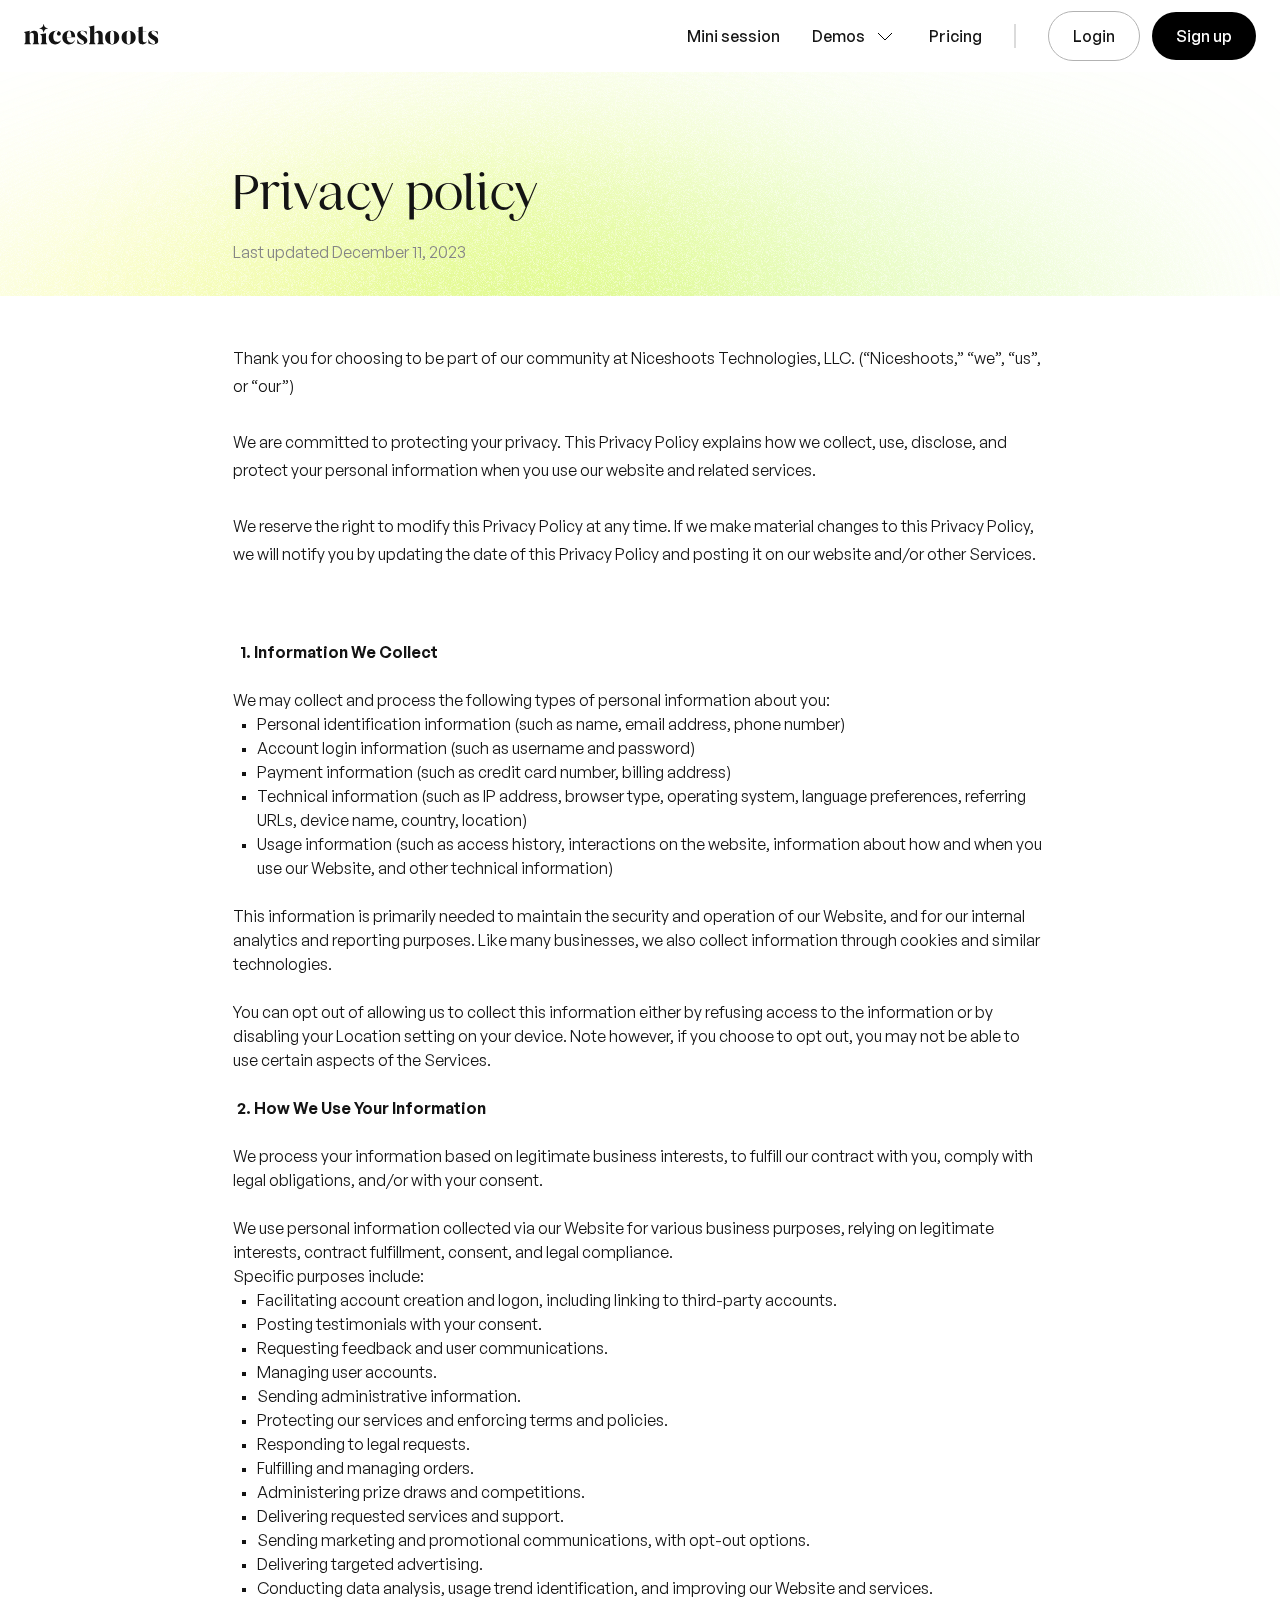
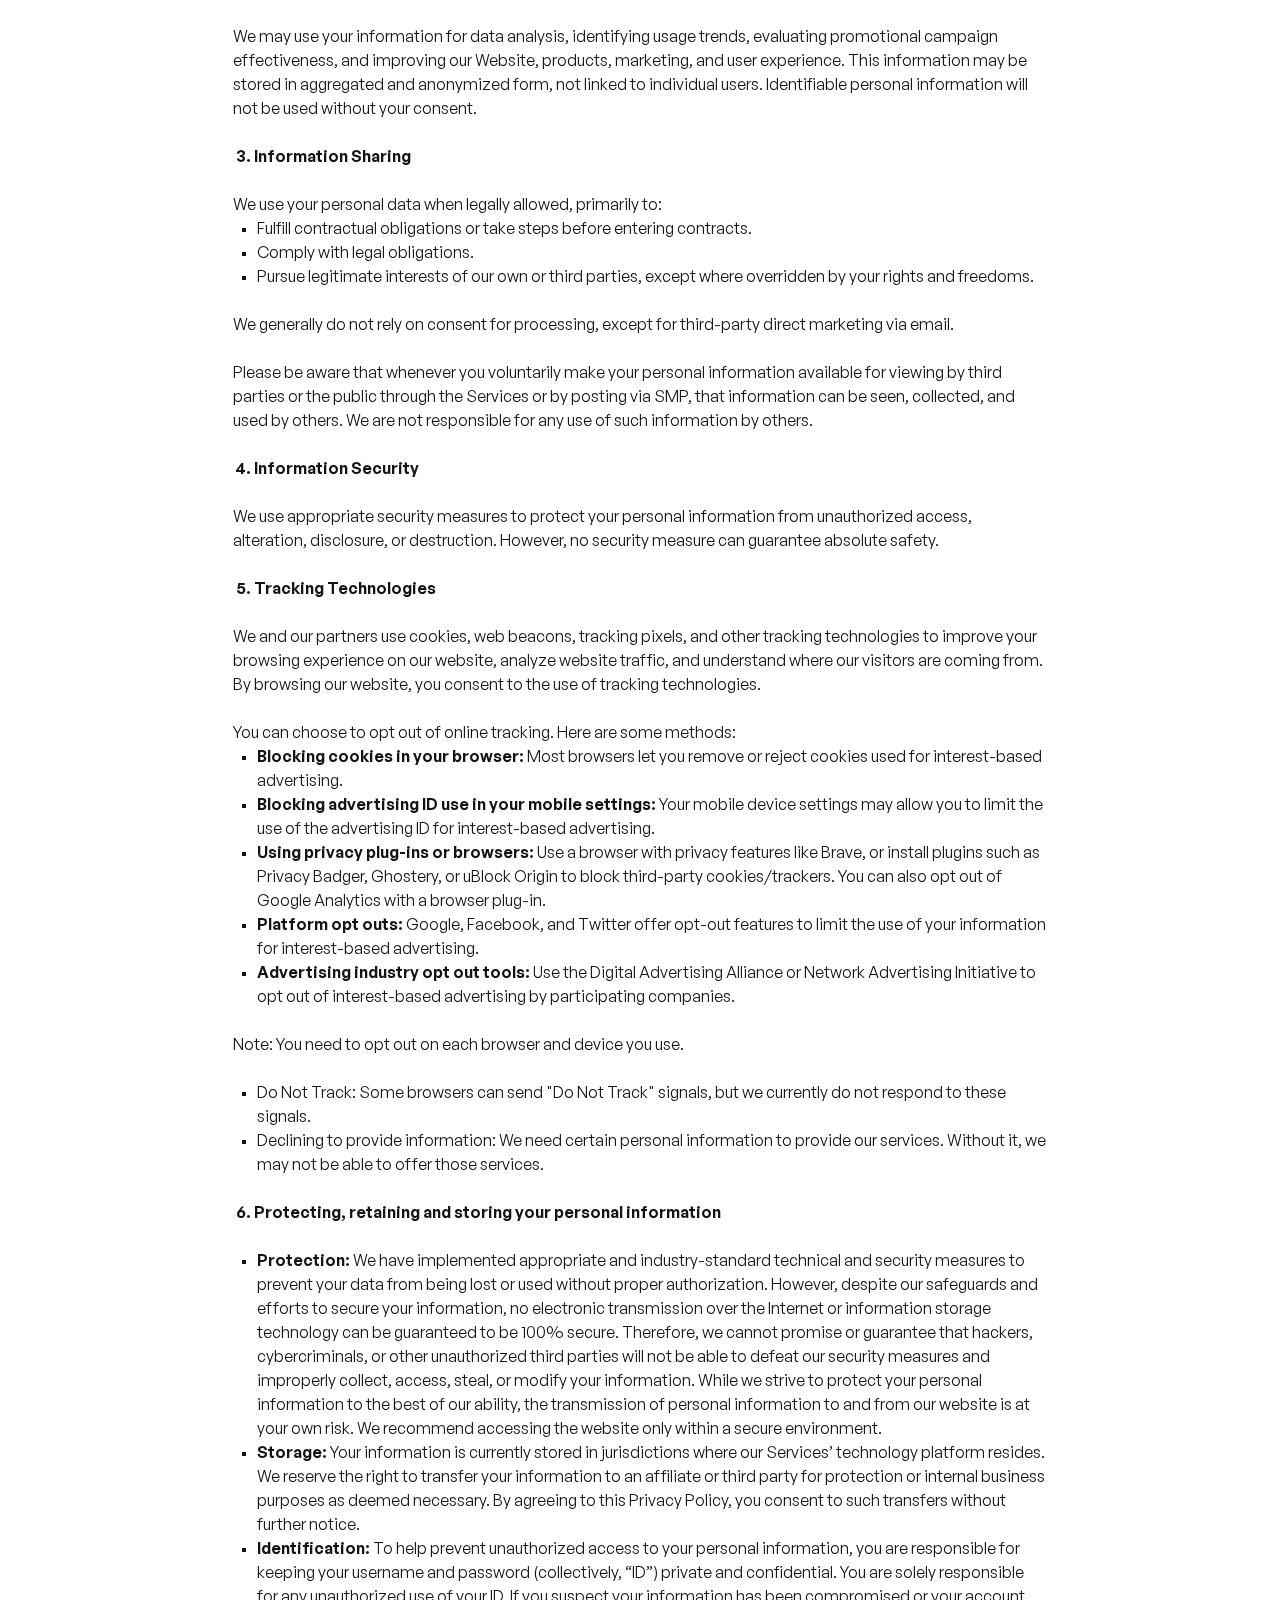
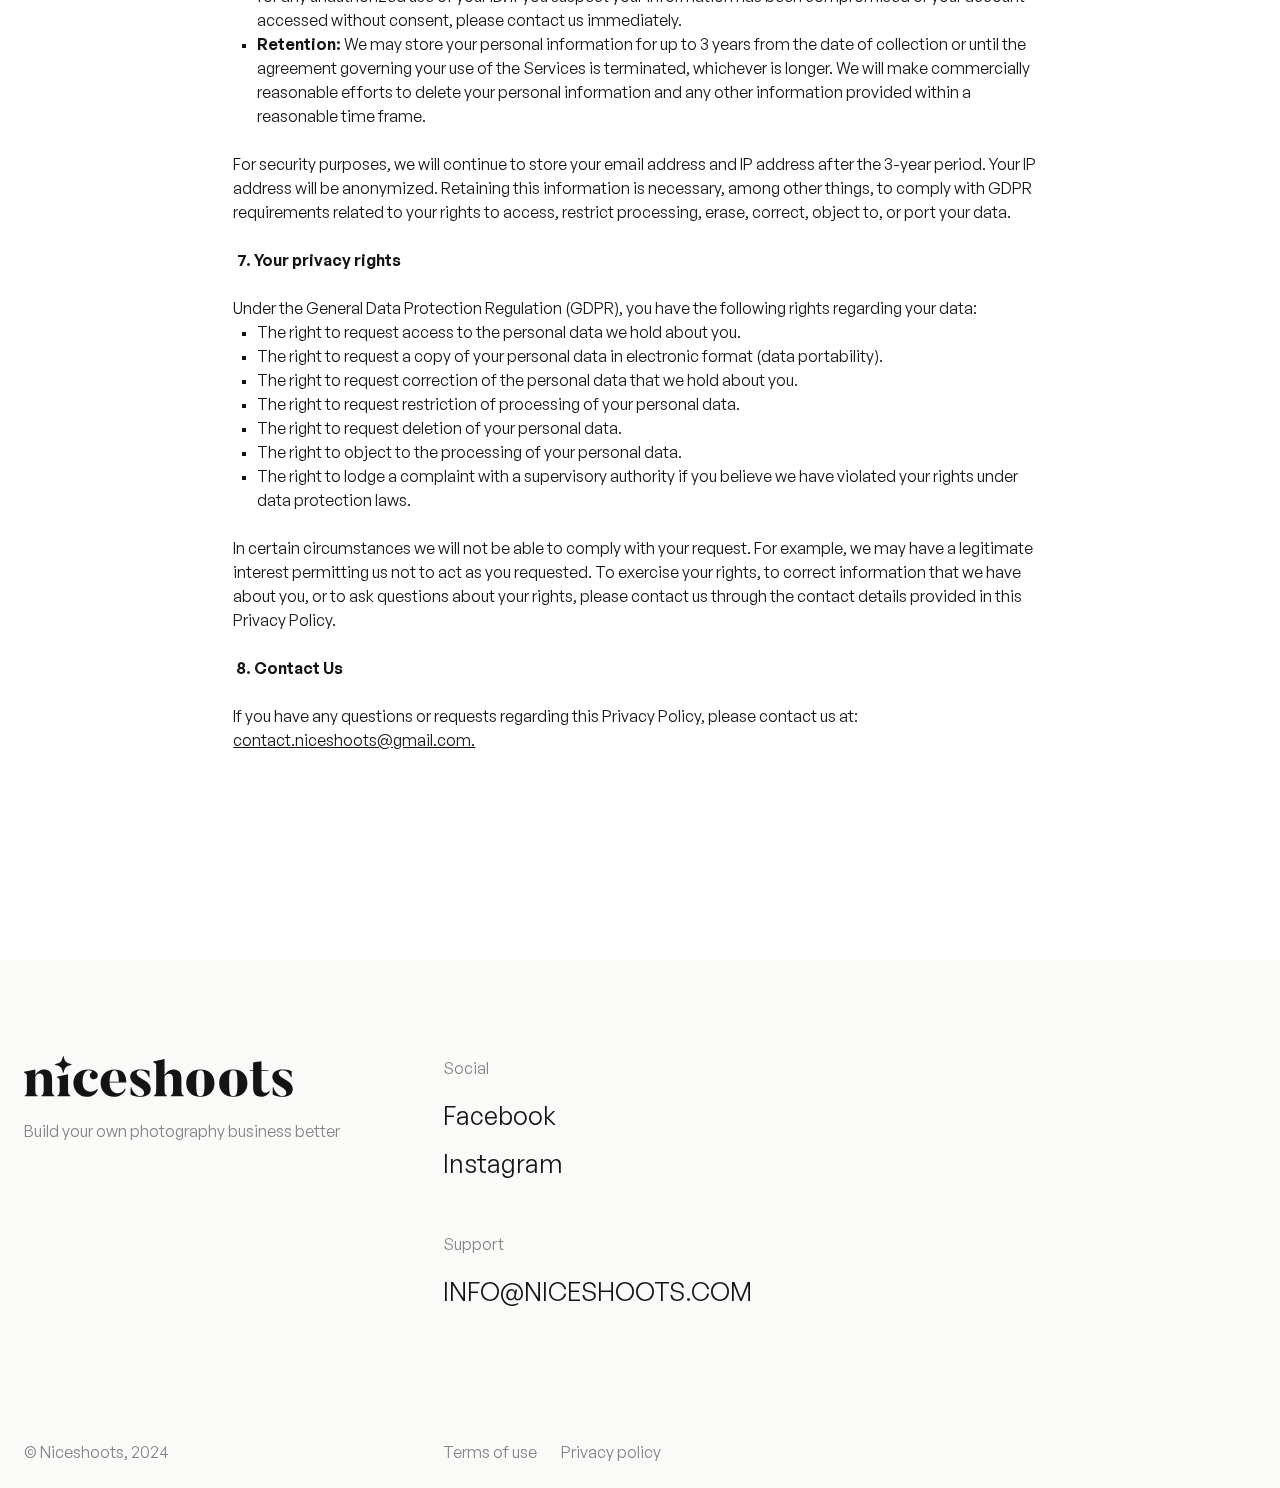
<file: privacy-policy.html>
<!DOCTYPE html>
<html lang="en">
    <head>
        <meta charset="UTF-8" />
        <meta name="viewport" content="width=device-width, initial-scale=1.0" />
        <meta name="robots" content="noindex" />
        <title>Privacy policy - Niceshoots</title>

        <meta property="og:url" content="https://niceshoots.com" />
        <meta property="og:type" content="website" />
        <meta name="og:image" content="/images/og-image.jpg" />

        <meta name="twitter:card" content="summary_large_image" />
        <meta property="twitter:domain" content="niceshoots.com" />
        <meta property="twitter:url" content="https://niceshoots.com" />
        <meta name="twitter:image" content="/images/og-image.jpg" />

        <link rel="icon" type="image/png" href="/favicon.ico" />
        <link rel="stylesheet" href="/css/style.css" />
        <link rel="preconnect" href="https://fonts.googleapis.com" />
        <link rel="preconnect" href="https://fonts.gstatic.com" crossorigin />
        <script async defer src="https://tools.luckyorange.com/core/lo.js?site-id=58fdcbb1"></script>
    </head>

    <body>
        <header class="niceshoots">
            <a href="/" aria-label="Niceshoots" class="niceshoots__aside" style="height: 24px">
                <svg width="135" height="24" viewBox="0 0 135 24" fill="none" xmlns="http://www.w3.org/2000/svg">
                    <g clip-path="url(#clip0_13296_4419)">
                        <path
                            d="M14.0219 16.7879C14.0219 18.3522 14.1641 19.5183 15.188 19.7743V20.144H8.70324V19.7743C9.78403 19.4614 9.84092 18.2384 9.84092 16.7879V11.1564C9.84092 9.67738 9.10143 8.79568 7.70777 8.79568C6.82607 8.79568 5.85904 9.64894 5.65995 10.5022V16.8163C5.65995 18.3806 5.80216 19.4899 6.82607 19.7743V20.144H0.341304V19.7743C1.4221 19.4614 1.45054 18.2953 1.45054 16.8163V10.1325C1.45054 9.13698 1.16612 8.79568 0 8.25528V7.91398L5.65995 6.74786V9.64894C6.34256 8.02774 8.21973 6.74786 9.8978 6.74786C12.1447 6.74786 14.0219 7.62956 14.0219 11.071V16.7879Z"
                            fill="#141414" />
                        <path
                            d="M22.0193 16.7879C22.0193 18.3806 22.1615 19.4899 23.1854 19.7743V20.144H16.7006V19.7743C17.7814 19.4614 17.8383 18.2384 17.8383 16.7879V12.593C17.8383 11.626 17.5254 11.2278 16.3593 10.6874V10.3461L22.0193 9.18V16.7879Z"
                            fill="#141414" />
                        <path
                            d="M36.8435 16.5888C36.6444 18.1815 34.7957 20.4 31.2405 20.4C27.5146 20.4 24.6988 17.1861 24.6988 13.517C24.6988 9.93336 27.1448 6.74786 32.2644 6.74786C34.3975 6.74786 35.7343 7.62956 36.3031 8.22684C36.7867 8.71035 37.0142 9.53517 36.8151 10.2747C36.4738 11.327 35.3361 11.9243 34.2838 11.583C33.2314 11.2701 32.6341 10.1324 33.0039 9.0801C33.1745 8.5397 33.5158 8.16996 33.9709 7.94242C34.2553 7.82865 33.7718 7.1176 32.3497 7.1176C31.0129 7.1176 29.278 8.71035 29.278 13.062C29.278 16.1337 30.757 17.6411 32.947 17.8687C34.3691 18.0109 36.0187 17.3567 36.5307 16.4181L36.8435 16.5888Z"
                            fill="#141414" />
                        <path
                            d="M46.2093 18.5797C47.6883 18.8926 49.793 18.1815 50.4187 16.3044L50.7885 16.475C50.3903 18.2669 48.5131 20.4 44.8157 20.4C41.0898 20.4 38.3025 17.1861 38.3025 13.6024C38.3025 9.19387 41.5164 6.74786 45.2139 6.74786C48.7975 6.74786 51.1867 8.39749 51.1867 13.2895H42.7963C42.9101 16.8448 44.3037 18.1531 46.2093 18.5797ZM42.7963 12.9198H47.4039C47.4039 9.33607 46.636 7.1176 45.2139 7.1176C43.7064 7.1176 42.7963 10.1893 42.7963 12.9198Z"
                            fill="#141414" />
                        <path
                            d="M60.7368 12.4931C63.2966 14.0574 64.2 16.9016 62.5571 18.8641C62.5571 18.8641 61.4763 20.4 58.3761 20.4C54.9346 20.4 53.285 19.2623 53.285 19.2623V15.5933H53.6548C54.1383 17.4705 55.7879 20.0303 58.3761 20.0303C60.3955 20.0303 60.7937 17.5558 58.6321 16.1337L55.7595 14.3987C53.0575 12.6922 52.318 10.1325 53.9676 8.14151C53.9676 8.14151 55.0484 6.74786 58.0917 6.74786C61.3625 6.74786 62.7562 7.57267 62.7562 7.57267V10.616H62.3864C61.9314 8.82412 60.3671 7.1176 58.0917 7.1176C56.243 7.1176 55.3897 9.13698 57.8642 10.7013L60.7368 12.4931Z"
                            fill="#141414" />
                        <path
                            d="M78.6992 16.7594C78.6992 18.3237 78.8698 19.5183 79.8653 19.7743V20.144H73.3805V19.7743C74.4613 19.4614 74.5182 18.21 74.5182 16.7594V11.2417C74.5182 9.6205 73.8641 8.82412 72.3566 8.85256C71.6171 8.85256 70.7639 9.4214 70.2803 10.3031V16.7879C70.2803 18.3522 70.4226 19.4899 71.4465 19.7743V20.144H64.9617V19.7743C66.0425 19.4614 66.0994 18.2384 66.0994 16.7879V4.82927C66.0994 3.8338 65.7865 3.4925 64.6204 3.06587V2.72456L70.2803 1.53V9.73426C70.9061 8.16995 72.8686 6.74786 74.5751 6.74786C76.8504 6.74786 78.6992 7.71488 78.6992 11.1279V16.7594Z"
                            fill="#141414" />
                        <path
                            d="M88.1819 6.74786C92.9032 6.74786 95.2355 9.81959 95.2355 13.5739C95.2355 17.2998 92.9032 20.4 88.1819 20.4C83.489 20.4 81.1283 17.2998 81.1283 13.5739C81.1283 9.81959 83.489 6.74786 88.1819 6.74786ZM86.1056 13.5739C86.1056 18.7219 86.39 20.0303 88.1819 20.0303C89.9737 20.0303 90.2581 18.7219 90.2581 13.5739C90.2581 8.42593 89.9737 7.1176 88.1819 7.1176C86.39 7.1176 86.1056 8.42593 86.1056 13.5739Z"
                            fill="#141414" />
                        <path
                            d="M104.651 6.74786C109.373 6.74786 111.705 9.81959 111.705 13.5739C111.705 17.2998 109.373 20.4 104.651 20.4C99.9585 20.4 97.5978 17.2998 97.5978 13.5739C97.5978 9.81959 99.9585 6.74786 104.651 6.74786ZM102.575 13.5739C102.575 18.7219 102.86 20.0303 104.651 20.0303C106.443 20.0303 106.728 18.7219 106.728 13.5739C106.728 8.42593 106.443 7.1176 104.651 7.1176C102.86 7.1176 102.575 8.42593 102.575 13.5739Z"
                            fill="#141414" />
                        <path
                            d="M120.906 18.3522C121.73 18.3522 122.328 17.8402 122.612 17.4136L122.925 17.6127C122.47 19.0348 120.763 20.4 118.772 20.4C116.526 20.4 114.563 19.4899 114.563 16.0484V7.37358H112.97L112.913 7.00384H114.563V3.19261L118.744 2.59533V7.00384H122.271L122.214 7.37358H118.744V15.9631C118.744 17.5558 119.37 18.3522 120.906 18.3522Z"
                            fill="#141414" />
                        <path
                            d="M131.812 12.4931C133.491 13.5191 134.399 15.0956 134.4 16.6129C134.4 17.409 134.151 18.1888 133.632 18.8641C133.632 18.8641 132.552 20.4 129.451 20.4C126.01 20.4 124.36 19.2623 124.36 19.2623V15.5933H124.73C125.214 17.4705 126.863 20.0303 129.451 20.0303C131.471 20.0303 131.869 17.5558 129.707 16.1337L126.835 14.3987C124.133 12.6922 123.393 10.1325 125.043 8.14151C125.043 8.14151 126.124 6.74786 129.167 6.74786C132.438 6.74786 133.832 7.57267 133.832 7.57267V10.616H133.462C133.007 8.82412 131.442 7.1176 129.167 7.1176C127.318 7.1176 126.465 9.13698 128.939 10.7013L131.812 12.4931Z"
                            fill="#141414" />
                        <path
                            d="M19.4205 0.406657C19.4945 0.153799 19.5314 0.0273698 19.5951 0.00639904C19.6081 0.00213302 19.6215 0 19.635 0C19.6485 0 19.6619 0.00213302 19.6749 0.00639904C19.7386 0.0273698 19.7755 0.153799 19.8495 0.406657C20.1946 1.58693 20.3672 2.17707 20.7258 2.63767C20.8813 2.83735 21.0609 3.01699 21.2606 3.17245C21.7212 3.53103 22.3113 3.70362 23.4916 4.04878C23.7445 4.12273 23.8709 4.15971 23.8919 4.22338C23.9004 4.24928 23.9004 4.27724 23.8919 4.30315C23.8709 4.36682 23.7445 4.40379 23.4916 4.47774C22.3113 4.82291 21.7212 4.99549 21.2606 5.35408C21.0609 5.50954 20.8813 5.68917 20.7258 5.88886C20.3672 6.34946 20.1946 6.9396 19.8495 8.11987C19.7755 8.37273 19.7386 8.49916 19.6749 8.52013C19.649 8.52866 19.621 8.52866 19.5951 8.52013C19.5314 8.49916 19.4945 8.37273 19.4205 8.11987C19.0754 6.9396 18.9028 6.34946 18.5442 5.88886C18.3887 5.68917 18.2091 5.50954 18.0094 5.35408C17.5488 4.99549 16.9587 4.82291 15.7784 4.47774C15.5255 4.40379 15.3991 4.36682 15.3781 4.30315C15.3696 4.27724 15.3696 4.24928 15.3781 4.22338C15.3991 4.15971 15.5255 4.12273 15.7784 4.04878C16.9587 3.70362 17.5488 3.53103 18.0094 3.17245C18.2091 3.01699 18.3887 2.83735 18.5442 2.63767C18.9028 2.17707 19.0754 1.58693 19.4205 0.406657Z"
                            fill="#141414" />
                    </g>
                    <defs>
                        <clipPath id="clip0_13296_4419">
                            <rect width="134.4" height="24" fill="white" />
                        </clipPath>
                    </defs>
                </svg>
            </a>

            <div class="menu-list niceshoots__content d-flex flex-align-center flex-end gap-m">
                <div class="d-flex gap-m tablet-none">
                    <a href="/" class="menu-item fw-500">Mini session</a>

                    <div class="menu-dropdown">
                        <div class="menu-item pointer fw-500 d-flex flex-align-center gap-3xs">
                            Demos
                            <svg width="24" height="24" viewBox="0 0 24 24" fill="none" xmlns="http://www.w3.org/2000/svg">
                                <path d="M19 9L11.9998 16L5 9" stroke="black" stroke-miterlimit="10" />
                            </svg>
                        </div>
                        <div class="menu-dropdown-body">
                            <div class="menu-dropdown-content">
                                <a target="_blank" rel="noopener" class="menu-dropdown-item" href="https://family-site.niceshoots.com/">
                                    <p>Family photography site</p>
                                    <svg width="24" height="24" viewBox="0 0 24 24" fill="none" xmlns="http://www.w3.org/2000/svg">
                                        <path d="M12 12L20 4M20 4V10M20 4H14M11 6H4V20H18V13" stroke="#141414" />
                                    </svg>
                                </a>

                                <a target="_blank" rel="noopener" class="menu-dropdown-item" href="https://newborn-site.niceshoots.com/">
                                    <p>Newborn photography site</p>
                                    <svg width="24" height="24" viewBox="0 0 24 24" fill="none" xmlns="http://www.w3.org/2000/svg">
                                        <path d="M12 12L20 4M20 4V10M20 4H14M11 6H4V20H18V13" stroke="#141414" />
                                    </svg>
                                </a>
                            </div>
                        </div>
                    </div>

                    <a class="menu-item fw-500" href="/pricing">Pricing</a>
                    <div class="pre-contact"></div>
                </div>

                <div class="d-flex gap-2xs flex-align-center">
                    <a href="https://app.niceshoots.com/login" class="header-action-login">
                        <button class="button-light">Login</button>
                    </a>
                    <a href="https://app.niceshoots.com/signup" class="header-action-sign">
                        <button class="button-dark">Sign up</button>
                    </a>
                    <div class="menu-mobile ml-xs">
                        <input style="display: none" type="checkbox" id="menu" />

                        <label for="menu" class="menu-toggle">
                            <svg width="24" height="24" viewBox="0 0 24 24" fill="none" xmlns="http://www.w3.org/2000/svg">
                                <path d="M3 7H21M3 12H21M3 17H21" stroke="black" stroke-width="1.5" stroke-linecap="round" />
                            </svg>
                        </label>
                        <div class="button-mobile">
                            <div class="d-flex flex-justify-between flex-align-center mb-s pb-s" style="height: 60px">
                                <a href="/" style="height: 24px">
                                    <svg xmlns="http://www.w3.org/2000/svg" width="135" height="24" viewBox="0 0 135 24" fill="none">
                                        <g clip-path="url(#clip0_10703_2628)">
                                            <path
                                                d="M14.0219 16.7879C14.0219 18.3522 14.1641 19.5183 15.188 19.7743V20.144H8.70324V19.7743C9.78403 19.4614 9.84092 18.2384 9.84092 16.7879V11.1564C9.84092 9.67738 9.10143 8.79568 7.70777 8.79568C6.82607 8.79568 5.85904 9.64894 5.65995 10.5022V16.8163C5.65995 18.3806 5.80216 19.4899 6.82607 19.7743V20.144H0.341304V19.7743C1.4221 19.4614 1.45054 18.2953 1.45054 16.8163V10.1325C1.45054 9.13698 1.16612 8.79568 0 8.25528V7.91398L5.65995 6.74786V9.64894C6.34256 8.02774 8.21973 6.74786 9.8978 6.74786C12.1447 6.74786 14.0219 7.62956 14.0219 11.071V16.7879Z"
                                                fill="#17171C" />
                                            <path
                                                d="M22.0193 16.7879C22.0193 18.3806 22.1615 19.4899 23.1854 19.7743V20.144H16.7006V19.7743C17.7814 19.4614 17.8383 18.2384 17.8383 16.7879V12.593C17.8383 11.626 17.5254 11.2278 16.3593 10.6874V10.3461L22.0193 9.18V16.7879Z"
                                                fill="#17171C" />
                                            <path
                                                d="M36.8435 16.5888C36.6444 18.1815 34.7957 20.4 31.2405 20.4C27.5146 20.4 24.6988 17.1861 24.6988 13.517C24.6988 9.93336 27.1448 6.74786 32.2644 6.74786C34.3975 6.74786 35.7343 7.62956 36.3031 8.22684C36.7867 8.71035 37.0142 9.53517 36.8151 10.2747C36.4738 11.327 35.3361 11.9243 34.2838 11.583C33.2314 11.2701 32.6341 10.1324 33.0039 9.0801C33.1745 8.5397 33.5158 8.16996 33.9709 7.94242C34.2553 7.82865 33.7718 7.1176 32.3497 7.1176C31.0129 7.1176 29.278 8.71035 29.278 13.062C29.278 16.1337 30.757 17.6411 32.947 17.8687C34.3691 18.0109 36.0187 17.3567 36.5307 16.4181L36.8435 16.5888Z"
                                                fill="#17171C" />
                                            <path
                                                d="M46.2093 18.5797C47.6883 18.8926 49.793 18.1815 50.4187 16.3044L50.7885 16.475C50.3903 18.2669 48.5131 20.4 44.8157 20.4C41.0898 20.4 38.3025 17.1861 38.3025 13.6024C38.3025 9.19387 41.5164 6.74786 45.2139 6.74786C48.7975 6.74786 51.1867 8.39749 51.1867 13.2895H42.7963C42.9101 16.8448 44.3037 18.1531 46.2093 18.5797ZM42.7963 12.9198H47.4039C47.4039 9.33607 46.636 7.1176 45.2139 7.1176C43.7064 7.1176 42.7963 10.1893 42.7963 12.9198Z"
                                                fill="#17171C" />
                                            <path
                                                d="M60.7368 12.4931C63.2966 14.0574 64.2 16.9016 62.5571 18.8641C62.5571 18.8641 61.4763 20.4 58.3761 20.4C54.9346 20.4 53.285 19.2623 53.285 19.2623V15.5933H53.6548C54.1383 17.4705 55.7879 20.0303 58.3761 20.0303C60.3955 20.0303 60.7937 17.5558 58.6321 16.1337L55.7595 14.3987C53.0575 12.6922 52.318 10.1325 53.9676 8.14151C53.9676 8.14151 55.0484 6.74786 58.0917 6.74786C61.3625 6.74786 62.7562 7.57267 62.7562 7.57267V10.616H62.3864C61.9314 8.82412 60.3671 7.1176 58.0917 7.1176C56.243 7.1176 55.3897 9.13698 57.8642 10.7013L60.7368 12.4931Z"
                                                fill="#17171C" />
                                            <path
                                                d="M78.6992 16.7594C78.6992 18.3237 78.8698 19.5183 79.8653 19.7743V20.144H73.3805V19.7743C74.4613 19.4614 74.5182 18.21 74.5182 16.7594V11.2417C74.5182 9.6205 73.8641 8.82412 72.3566 8.85256C71.6171 8.85256 70.7639 9.4214 70.2803 10.3031V16.7879C70.2803 18.3522 70.4226 19.4899 71.4465 19.7743V20.144H64.9617V19.7743C66.0425 19.4614 66.0994 18.2384 66.0994 16.7879V4.82927C66.0994 3.8338 65.7865 3.4925 64.6204 3.06587V2.72456L70.2803 1.53V9.73426C70.9061 8.16995 72.8686 6.74786 74.5751 6.74786C76.8504 6.74786 78.6992 7.71488 78.6992 11.1279V16.7594Z"
                                                fill="#17171C" />
                                            <path
                                                d="M88.1819 6.74786C92.9032 6.74786 95.2355 9.81959 95.2355 13.5739C95.2355 17.2998 92.9032 20.4 88.1819 20.4C83.489 20.4 81.1283 17.2998 81.1283 13.5739C81.1283 9.81959 83.489 6.74786 88.1819 6.74786ZM86.1056 13.5739C86.1056 18.7219 86.39 20.0303 88.1819 20.0303C89.9737 20.0303 90.2581 18.7219 90.2581 13.5739C90.2581 8.42593 89.9737 7.1176 88.1819 7.1176C86.39 7.1176 86.1056 8.42593 86.1056 13.5739Z"
                                                fill="#17171C" />
                                            <path
                                                d="M104.651 6.74786C109.373 6.74786 111.705 9.81959 111.705 13.5739C111.705 17.2998 109.373 20.4 104.651 20.4C99.9585 20.4 97.5978 17.2998 97.5978 13.5739C97.5978 9.81959 99.9585 6.74786 104.651 6.74786ZM102.575 13.5739C102.575 18.7219 102.86 20.0303 104.651 20.0303C106.443 20.0303 106.728 18.7219 106.728 13.5739C106.728 8.42593 106.443 7.1176 104.651 7.1176C102.86 7.1176 102.575 8.42593 102.575 13.5739Z"
                                                fill="#17171C" />
                                            <path
                                                d="M120.906 18.3522C121.73 18.3522 122.328 17.8402 122.612 17.4136L122.925 17.6127C122.47 19.0348 120.763 20.4 118.772 20.4C116.526 20.4 114.563 19.4899 114.563 16.0484V7.37358H112.97L112.913 7.00384H114.563V3.19261L118.744 2.59533V7.00384H122.271L122.214 7.37358H118.744V15.9631C118.744 17.5558 119.37 18.3522 120.906 18.3522Z"
                                                fill="#17171C" />
                                            <path
                                                d="M131.812 12.4931C133.491 13.5191 134.399 15.0956 134.4 16.6129C134.4 17.409 134.151 18.1888 133.632 18.8641C133.632 18.8641 132.552 20.4 129.451 20.4C126.01 20.4 124.36 19.2623 124.36 19.2623V15.5933H124.73C125.214 17.4705 126.863 20.0303 129.451 20.0303C131.471 20.0303 131.869 17.5558 129.707 16.1337L126.835 14.3987C124.133 12.6922 123.393 10.1325 125.043 8.14151C125.043 8.14151 126.124 6.74786 129.167 6.74786C132.438 6.74786 133.832 7.57267 133.832 7.57267V10.616H133.462C133.007 8.82412 131.442 7.1176 129.167 7.1176C127.318 7.1176 126.465 9.13698 128.939 10.7013L131.812 12.4931Z"
                                                fill="#17171C" />
                                            <path
                                                d="M19.4205 0.406657C19.4945 0.153799 19.5314 0.0273698 19.5951 0.00639904C19.6081 0.00213302 19.6215 0 19.635 0C19.6485 0 19.6619 0.00213302 19.6749 0.00639904C19.7386 0.0273698 19.7755 0.153799 19.8495 0.406657C20.1946 1.58693 20.3672 2.17707 20.7258 2.63767C20.8813 2.83735 21.0609 3.01699 21.2606 3.17245C21.7212 3.53103 22.3113 3.70362 23.4916 4.04878C23.7445 4.12273 23.8709 4.15971 23.8919 4.22338C23.9004 4.24928 23.9004 4.27724 23.8919 4.30315C23.8709 4.36682 23.7445 4.40379 23.4916 4.47774C22.3113 4.82291 21.7212 4.99549 21.2606 5.35408C21.0609 5.50954 20.8813 5.68917 20.7258 5.88886C20.3672 6.34946 20.1946 6.9396 19.8495 8.11987C19.7755 8.37273 19.7386 8.49916 19.6749 8.52013C19.649 8.52866 19.621 8.52866 19.5951 8.52013C19.5314 8.49916 19.4945 8.37273 19.4205 8.11987C19.0754 6.9396 18.9028 6.34946 18.5442 5.88886C18.3887 5.68917 18.2091 5.50954 18.0094 5.35408C17.5488 4.99549 16.9587 4.82291 15.7784 4.47774C15.5255 4.40379 15.3991 4.36682 15.3781 4.30315C15.3696 4.27724 15.3696 4.24928 15.3781 4.22338C15.3991 4.15971 15.5255 4.12273 15.7784 4.04878C16.9587 3.70362 17.5488 3.53103 18.0094 3.17245C18.2091 3.01699 18.3887 2.83735 18.5442 2.63767C18.9028 2.17707 19.0754 1.58693 19.4205 0.406657Z"
                                                fill="#17171C" />
                                        </g>
                                        <defs>
                                            <clipPath id="clip0_10703_2628">
                                                <rect width="134.4" height="24" fill="white" />
                                            </clipPath>
                                        </defs>
                                    </svg>
                                </a>

                                <label for="menu" class="menu-toggle">
                                    <svg width="24" height="24" viewBox="0 0 24 24" fill="none" xmlns="http://www.w3.org/2000/svg">
                                        <g clip-path="url(#clip0_10908_1350)">
                                            <path d="M5 19L19 5M19 19L5 5" stroke="black" stroke-width="1.5" stroke-linecap="round" stroke-linejoin="round" />
                                        </g>
                                        <defs>
                                            <clipPath id="clip0_10908_1350">
                                                <rect width="24" height="24" fill="white" />
                                            </clipPath>
                                        </defs>
                                    </svg>
                                </label>
                            </div>

                            <div class="d-flex flex-column gap-s mb-xl">
                                <a href="/mini-sessions" class="fs-25 text--nephilm">Mini session</a>

                                <div class="menu-collapse-mobile">
                                    <div class="menu-collapse-title">
                                        <p>Demos</p>
                                        <svg class="icon-plus" width="24" height="24" viewBox="0 0 24 24" fill="none" xmlns="http://www.w3.org/2000/svg">
                                            <path d="M19 9L11.9998 16L5 9" stroke="#141414" stroke-miterlimit="10" />
                                        </svg>
                                        <svg class="icon-minus" width="24" height="24" viewBox="0 0 24 24" fill="none" xmlns="http://www.w3.org/2000/svg">
                                            <path d="M5 15L11.9997 8L19 15" stroke="#141414" stroke-miterlimit="10" />
                                        </svg>
                                    </div>
                                    <div class="menu-collapse-body" style="display: none">
                                        <div class="menu-collapse-content">
                                            <a target="_blank" rel="noopener" class="menu-collapse-item" href="https://family-site.niceshoots.com/">
                                                <p>Family photography site</p>
                                                <svg width="24" height="24" viewBox="0 0 24 24" fill="none" xmlns="http://www.w3.org/2000/svg">
                                                    <path d="M12 12L20 4M20 4V10M20 4H14M11 6H4V20H18V13" stroke="#141414" />
                                                </svg>
                                            </a>
                                            <a target="_blank" rel="noopener" class="menu-collapse-item" href="https://newborn-site.niceshoots.com/">
                                                <p>Newborn photography site</p>
                                                <svg width="24" height="24" viewBox="0 0 24 24" fill="none" xmlns="http://www.w3.org/2000/svg">
                                                    <path d="M12 12L20 4M20 4V10M20 4H14M11 6H4V20H18V13" stroke="#141414" />
                                                </svg>
                                            </a>
                                        </div>
                                    </div>
                                </div>
                                <a href="/pricing" class="fs-25 text--nephilm">Pricing</a>
                                <!-- <a href="/" class="text--nephilm">Contact</a> -->
                            </div>

                            <a href="https://app.niceshoots.com/signup">
                                <button class="button-dark sign-button" style="width: 100%; margin-bottom: 16px">Get started FREE</button>
                            </a>
                            <a href="https://app.niceshoots.com/login">
                                <button class="button-light login-button mb-xl" style="width: 100%">Login</button>
                            </a>
                            <div class="d-flex flex-align-center flex-justify-center gap-s">
                                <a href="https://niceshoots.com/terms-of-use" class="color-black fw-500">Terms of use</a>
                                <a href="https://niceshoots.com/privacy-policy" class="color-black fw-500">Privacy policy</a>
                            </div>
                        </div>
                        <div class="bg-mobile"></div>
                    </div>
                </div>
            </div>
        </header>
        <div class="privacy-term-header">
            <div class="noise"></div>
            <div class="privacy-term-svg privacy-term-svg-1">
                <svg width="852" height="269" viewBox="0 0 852 269" fill="none" xmlns="http://www.w3.org/2000/svg">
                    <path
                        fill-rule="evenodd"
                        clip-rule="evenodd"
                        d="M406.122 4.81491C511.894 -7.0007 687.966 5.40475 726.018 15.5316C764.07 25.6585 826.2 48.0642 828.135 92.6225C830.07 137.181 886.839 214.008 818.129 241.535C747.116 269.984 598.004 269.645 474.246 268.714C354.541 267.814 243.339 256.941 148.314 236.499C35.5493 212.241 -19.1286 176.839 6.03687 137.604C31.5325 97.8541 144.541 87.4286 248.969 59.6268C347.301 33.4475 300.35 16.6305 406.122 4.81491Z"
                        fill="#ECF939" />
                </svg>
            </div>
            <div class="privacy-term-svg privacy-term-svg-2">
                <svg width="871" height="269" viewBox="0 0 871 269" fill="none" xmlns="http://www.w3.org/2000/svg">
                    <path
                        fill-rule="evenodd"
                        clip-rule="evenodd"
                        d="M426.76 0.372836C315.965 -3.30984 137.104 21.2036 99.7425 33.6152C62.381 46.0267 2.39817 71.9009 8.14937 114.611C13.9006 157.322 -31.1165 234.804 44.3044 256.163C122.253 278.237 275.494 267.19 402.565 257.402C525.475 247.934 637.912 229.55 732.054 203.186C843.771 171.901 893.835 134.146 861.147 98.47C828.03 62.3264 710.037 60.4922 597.848 41.4395C492.206 23.4987 537.555 4.05552 426.76 0.372836Z"
                        fill="#B9F651" />
                </svg>
            </div>
            <div class="row-12 niceshoots--item d-flex flex-column z-1">
                <div class="text--nephilm fs-49 mb-xs">Privacy policy</div>
                <div class="color-neutral-3">Last updated December 11, 2023</div>
            </div>
        </div>

        <div class="ph-m niceshoots privacy">
            <pre class="niceshoots--item mb-l" style="white-space: pre-wrap">
Thank you for choosing to be part of our community at Niceshoots Technologies, LLC. (“Niceshoots,” “we”, “us”, or “our”)

We are committed to protecting your privacy. This Privacy Policy explains how we collect, use, disclose, and protect your personal information when you use our website and related services.

We reserve the right to modify this Privacy Policy at any time. If we make material changes to this Privacy Policy, we will notify you by updating the date of this Privacy Policy and posting it on our website and/or other Services.</pre
            >
            <div class="niceshoots--item privacy-term-content">
                <ol>
                    <li class="fw-600">Information We Collect</li>
                    <br />
                    <ul>
                        We may collect and process the following types of personal information about you:
                        <li>Personal identification information (such as name, email address, phone number)</li>
                        <li>Account login information (such as username and password)</li>
                        <li>Payment information (such as credit card number, billing address)</li>
                        <li>
                            Technical information (such as IP address, browser type, operating system, language preferences, referring URLs, device name, country,
                            location)
                        </li>
                        <li>
                            Usage information (such as access history, interactions on the website, information about how and when you use our Website, and other
                            technical information)
                        </li>
                    </ul>
                    <br />
                    <p>
                        This information is primarily needed to maintain the security and operation of our Website, and for our internal analytics and reporting purposes.
                        Like many businesses, we also collect information through cookies and similar technologies.
                    </p>
                    <br />
                    <p>
                        You can opt out of allowing us to collect this information either by refusing access to the information or by disabling your Location setting on
                        your device. Note however, if you choose to opt out, you may not be able to use certain aspects of the Services.
                    </p>
                    <br />
                    <li class="fw-600">How We Use Your Information</li>
                    <br />
                    <p>
                        We process your information based on legitimate business interests, to fulfill our contract with you, comply with legal obligations, and/or with
                        your consent.
                    </p>
                    <br />
                    <p>
                        We use personal information collected via our Website for various business purposes, relying on legitimate interests, contract fulfillment,
                        consent, and legal compliance.
                    </p>
                    <ul>
                        Specific purposes include:
                        <li>Facilitating account creation and logon, including linking to third-party accounts.</li>
                        <li>Posting testimonials with your consent.</li>
                        <li>Requesting feedback and user communications.</li>
                        <li>Managing user accounts.</li>
                        <li>Sending administrative information.</li>
                        <li>Protecting our services and enforcing terms and policies.</li>
                        <li>Responding to legal requests.</li>
                        <li>Fulfilling and managing orders.</li>
                        <li>Administering prize draws and competitions.</li>
                        <li>Delivering requested services and support.</li>
                        <li>Sending marketing and promotional communications, with opt-out options.</li>
                        <li>Delivering targeted advertising.</li>
                        <li>Conducting data analysis, usage trend identification, and improving our Website and services.</li>
                    </ul>
                    <br />
                    <p>
                        We may use your information for data analysis, identifying usage trends, evaluating promotional campaign effectiveness, and improving our Website,
                        products, marketing, and user experience. This information may be stored in aggregated and anonymized form, not linked to individual users.
                        Identifiable personal information will not be used without your consent.
                    </p>
                    <br />
                    <li class="fw-600">Information Sharing</li>
                    <br />
                    <ul>
                        We use your personal data when legally allowed, primarily to:
                        <li>Fulfill contractual obligations or take steps before entering contracts.</li>
                        <li>Comply with legal obligations.</li>
                        <li>Pursue legitimate interests of our own or third parties, except where overridden by your rights and freedoms.</li>
                    </ul>
                    <br />
                    <p>We generally do not rely on consent for processing, except for third-party direct marketing via email.</p>
                    <br />
                    <p>
                        Please be aware that whenever you voluntarily make your personal information available for viewing by third parties or the public through the
                        Services or by posting via SMP, that information can be seen, collected, and used by others. We are not responsible for any use of such
                        information by others.
                    </p>
                    <br />
                    <li class="fw-600">Information Security</li>
                    <br />
                    <p>
                        We use appropriate security measures to protect your personal information from unauthorized access, alteration, disclosure, or destruction.
                        However, no security measure can guarantee absolute safety.
                    </p>
                    <br />
                    <li class="fw-600">Tracking Technologies</li>
                    <br />
                    <p>
                        We and our partners use cookies, web beacons, tracking pixels, and other tracking technologies to improve your browsing experience on our website,
                        analyze website traffic, and understand where our visitors are coming from. By browsing our website, you consent to the use of tracking
                        technologies.
                    </p>
                    <br />
                    <ul>
                        You can choose to opt out of online tracking. Here are some methods:
                        <li>
                            <span class="fw-600">Blocking cookies in your browser:</span> Most browsers let you remove or reject cookies used for interest-based
                            advertising.
                        </li>
                        <li>
                            <span class="fw-600">Blocking advertising ID use in your mobile settings:</span> Your mobile device settings may allow you to limit the use of
                            the advertising ID for interest-based advertising.
                        </li>
                        <li>
                            <span class="fw-600">Using privacy plug-ins or browsers:</span> Use a browser with privacy features like Brave, or install plugins such as
                            Privacy Badger, Ghostery, or uBlock Origin to block third-party cookies/trackers. You can also opt out of Google Analytics with a browser
                            plug-in.
                        </li>
                        <li>
                            <span class="fw-600">Platform opt outs:</span> Google, Facebook, and Twitter offer opt-out features to limit the use of your information for
                            interest-based advertising.
                        </li>
                        <li>
                            <span class="fw-600">Advertising industry opt out tools:</span> Use the Digital Advertising Alliance or Network Advertising Initiative to opt
                            out of interest-based advertising by participating companies.
                        </li>
                    </ul>
                    <br />
                    <p>Note: You need to opt out on each browser and device you use.</p>
                    <br />
                    <ul>
                        <li>Do Not Track: Some browsers can send "Do Not Track" signals, but we currently do not respond to these signals.</li>
                        <li>
                            Declining to provide information: We need certain personal information to provide our services. Without it, we may not be able to offer those
                            services.
                        </li>
                    </ul>
                    <br />
                    <li class="fw-600">Protecting, retaining and storing your personal information</li>
                    <br />
                    <ul>
                        <li>
                            <span class="fw-600">Protection:</span> We have implemented appropriate and industry-standard technical and security measures to prevent your
                            data from being lost or used without proper authorization. However, despite our safeguards and efforts to secure your information, no
                            electronic transmission over the Internet or information storage technology can be guaranteed to be 100% secure. Therefore, we cannot promise
                            or guarantee that hackers, cybercriminals, or other unauthorized third parties will not be able to defeat our security measures and improperly
                            collect, access, steal, or modify your information. While we strive to protect your personal information to the best of our ability, the
                            transmission of personal information to and from our website is at your own risk. We recommend accessing the website only within a secure
                            environment.
                        </li>
                        <li>
                            <span class="fw-600">Storage:</span> Your information is currently stored in jurisdictions where our Services’ technology platform resides. We
                            reserve the right to transfer your information to an affiliate or third party for protection or internal business purposes as deemed
                            necessary. By agreeing to this Privacy Policy, you consent to such transfers without further notice.
                        </li>
                        <li>
                            <span class="fw-600">Identification:</span> To help prevent unauthorized access to your personal information, you are responsible for keeping
                            your username and password (collectively, “ID”) private and confidential. You are solely responsible for any unauthorized use of your ID. If
                            you suspect your information has been compromised or your account accessed without consent, please contact us immediately.
                        </li>
                        <li>
                            <span class="fw-600">Retention:</span> We may store your personal information for up to 3 years from the date of collection or until the
                            agreement governing your use of the Services is terminated, whichever is longer. We will make commercially reasonable efforts to delete your
                            personal information and any other information provided within a reasonable time frame.
                        </li>
                    </ul>
                    <br />
                    <p>
                        For security purposes, we will continue to store your email address and IP address after the 3-year period. Your IP address will be anonymized.
                        Retaining this information is necessary, among other things, to comply with GDPR requirements related to your rights to access, restrict
                        processing, erase, correct, object to, or port your data.
                    </p>
                    <br />
                    <li class="fw-600">Your privacy rights</li>
                    <br />
                    <ul>
                        Under the General Data Protection Regulation (GDPR), you have the following rights regarding your data:
                        <li>The right to request access to the personal data we hold about you.</li>
                        <li>The right to request a copy of your personal data in electronic format (data portability).</li>
                        <li>The right to request correction of the personal data that we hold about you.</li>
                        <li>The right to request restriction of processing of your personal data.</li>
                        <li>The right to request deletion of your personal data.</li>
                        <li>The right to object to the processing of your personal data.</li>
                        <li>The right to lodge a complaint with a supervisory authority if you believe we have violated your rights under data protection laws.</li>
                    </ul>
                    <br />
                    <p>
                        In certain circumstances we will not be able to comply with your request. For example, we may have a legitimate interest permitting us not to act
                        as you requested. To exercise your rights, to correct information that we have about you, or to ask questions about your rights, please contact us
                        through the contact details provided in this Privacy Policy.
                    </p>
                    <br />
                    <li class="fw-600">Contact Us</li>
                    <br />
                    <p>
                        If you have any questions or requests regarding this Privacy Policy, please contact us at:
                        <a href="mailto:contact.niceshoots@gmail.com" class="text-underline">contact.niceshoots@gmail.com.</a>
                    </p>
                </ol>
            </div>
        </div>
        <!-- Footer -->
        <footer>
            <div class="footer-niceshoots">
                <div class="footer-logo-section">
                    <a href="/">
                        <svg xmlns="http://www.w3.org/2000/svg" width="269" height="41" viewBox="0 0 269 41" fill="none">
                            <path
                                d="M28.0438 33.5757C28.0438 36.7044 28.3282 39.0366 30.376 39.5486V40.288H17.4065V39.5486C19.5681 38.9228 19.6818 36.4768 19.6818 33.5757V22.3127C19.6818 19.3548 18.2029 17.5914 15.4155 17.5914C13.6521 17.5914 11.7181 19.2979 11.3199 21.0044V33.6326C11.3199 36.7612 11.6043 38.9797 13.6521 39.5486V40.288H0.682607V39.5486C2.8442 38.9228 2.90108 36.5906 2.90108 33.6326V20.2649C2.90108 18.274 2.33224 17.5914 0 16.5106V15.828L11.3199 13.4957V19.2979C12.6851 16.0555 16.4395 13.4957 19.7956 13.4957C24.2894 13.4957 28.0438 15.2591 28.0438 22.1421V33.5757Z"
                                fill="#141414" />
                            <path
                                d="M44.0386 33.5757C44.0386 36.7612 44.323 38.9797 46.3708 39.5486V40.288H33.4013V39.5486C35.5628 38.9228 35.6766 36.4768 35.6766 33.5757V25.1861C35.6766 23.252 35.0509 22.4556 32.7187 21.3748V20.6922L44.0386 18.36V33.5757Z"
                                fill="#141414" />
                            <path
                                d="M73.6871 33.1776C73.2889 36.3631 69.5914 40.8 62.481 40.8C55.0292 40.8 49.3977 34.3721 49.3977 27.0341C49.3977 19.8667 54.2897 13.4957 64.5288 13.4957C68.7951 13.4957 71.4686 15.2591 72.6063 16.4537C73.5733 17.4207 74.0284 19.0703 73.6302 20.5493C72.9476 22.654 70.6722 23.8486 68.5675 23.166C66.4628 22.5403 65.2683 20.2649 66.0078 18.1602C66.3491 17.0794 67.0317 16.3399 67.9418 15.8848C68.5106 15.6573 67.5436 14.2352 64.6994 14.2352C62.0259 14.2352 58.556 17.4207 58.556 26.1239C58.556 32.2674 61.5139 35.2823 65.894 35.7373C68.7382 36.0218 72.0374 34.7134 73.0614 32.8363L73.6871 33.1776Z"
                                fill="#141414" />
                            <path
                                d="M92.4186 37.1594C95.3766 37.7852 99.586 36.3631 100.837 32.6087L101.577 32.95C100.781 36.5337 97.0262 40.8 89.6313 40.8C82.1795 40.8 76.6049 34.3721 76.6049 27.2047C76.6049 18.3877 83.0328 13.4957 90.4277 13.4957C97.5951 13.4957 102.373 16.795 102.373 26.579H85.5926C85.8201 33.6895 88.6074 36.3062 92.4186 37.1594ZM85.5926 25.8395H94.8078C94.8078 18.6721 93.2719 14.2352 90.4277 14.2352C87.4129 14.2352 85.5926 20.3787 85.5926 25.8395Z"
                                fill="#141414" />
                            <path
                                d="M121.474 24.9863C126.593 28.1149 128.4 33.8033 125.114 37.7283C125.114 37.7283 122.953 40.8 116.752 40.8C109.869 40.8 106.57 38.5246 106.57 38.5246V31.1866H107.31C108.277 34.941 111.576 40.0605 116.752 40.0605C120.791 40.0605 121.587 35.1116 117.264 32.2674L111.519 28.7975C106.115 25.3845 104.636 20.2649 107.935 16.283C107.935 16.283 110.097 13.4957 116.183 13.4957C122.725 13.4957 125.512 15.1453 125.512 15.1453V21.2319H124.773C123.863 17.6482 120.734 14.2352 116.183 14.2352C112.486 14.2352 110.779 18.274 115.728 21.4026L121.474 24.9863Z"
                                fill="#141414" />
                            <path
                                d="M157.398 33.5189C157.398 36.6475 157.74 39.0366 159.731 39.5486V40.288H146.761V39.5486C148.923 38.9228 149.036 36.4199 149.036 33.5189V22.4834C149.036 19.241 147.728 17.6482 144.713 17.7051C143.234 17.7051 141.528 18.8428 140.561 20.6062V33.5757C140.561 36.7044 140.845 38.9797 142.893 39.5486V40.288H129.923V39.5486C132.085 38.9228 132.199 36.4768 132.199 33.5757V9.65854C132.199 7.6676 131.573 6.98499 129.241 6.13173V5.44912L140.561 3.06V19.4685C141.812 16.3399 145.737 13.4957 149.15 13.4957C153.701 13.4957 157.398 15.4298 157.398 22.2558V33.5189Z"
                                fill="#141414" />
                            <path
                                d="M176.364 13.4957C185.806 13.4957 190.471 19.6392 190.471 27.1479C190.471 34.5997 185.806 40.8 176.364 40.8C166.978 40.8 162.257 34.5997 162.257 27.1479C162.257 19.6392 166.978 13.4957 176.364 13.4957ZM172.211 27.1479C172.211 37.4438 172.78 40.0605 176.364 40.0605C179.947 40.0605 180.516 37.4438 180.516 27.1479C180.516 16.8519 179.947 14.2352 176.364 14.2352C172.78 14.2352 172.211 16.8519 172.211 27.1479Z"
                                fill="#141414" />
                            <path
                                d="M209.303 13.4957C218.746 13.4957 223.41 19.6392 223.41 27.1479C223.41 34.5997 218.746 40.8 209.303 40.8C199.917 40.8 195.196 34.5997 195.196 27.1479C195.196 19.6392 199.917 13.4957 209.303 13.4957ZM205.15 27.1479C205.15 37.4438 205.719 40.0605 209.303 40.0605C212.886 40.0605 213.455 37.4438 213.455 27.1479C213.455 16.8519 212.886 14.2352 209.303 14.2352C205.719 14.2352 205.15 16.8519 205.15 27.1479Z"
                                fill="#141414" />
                            <path
                                d="M241.811 36.7044C243.461 36.7044 244.655 35.6805 245.224 34.8272L245.85 35.2254C244.94 38.0696 241.527 40.8 237.545 40.8C233.051 40.8 229.126 38.9797 229.126 32.0968V14.7472H225.941L225.827 14.0077H229.126V6.38522L237.488 5.19066V14.0077H244.542L244.428 14.7472H237.488V31.9261C237.488 35.1116 238.74 36.7044 241.811 36.7044Z"
                                fill="#141414" />
                            <path
                                d="M263.624 24.9863C266.982 27.0382 268.798 30.1912 268.8 33.2257C268.801 34.8179 268.302 36.3775 267.265 37.7283C267.265 37.7283 265.103 40.8 258.903 40.8C252.02 40.8 248.721 38.5246 248.721 38.5246V31.1866H249.46C250.427 34.941 253.726 40.0605 258.903 40.0605C262.942 40.0605 263.738 35.1116 259.415 32.2674L253.67 28.7975C248.266 25.3845 246.787 20.2649 250.086 16.283C250.086 16.283 252.247 13.4957 258.334 13.4957C264.876 13.4957 267.663 15.1453 267.663 15.1453V21.2319H266.924C266.013 17.6482 262.885 14.2352 258.334 14.2352C254.637 14.2352 252.93 18.274 257.879 21.4026L263.624 24.9863Z"
                                fill="#141414" />
                            <path
                                d="M38.841 0.813314C38.9889 0.307598 39.0629 0.0547396 39.1902 0.0127981C39.2161 0.00426603 39.2431 0 39.27 0C39.2969 0 39.3239 0.00426603 39.3498 0.0127981C39.4771 0.0547396 39.5511 0.307598 39.699 0.813314C40.3893 3.17386 40.7345 4.35413 41.4516 5.27533C41.7626 5.67471 42.1218 6.03397 42.5212 6.34489C43.4424 7.06206 44.6227 7.40723 46.9832 8.09757C47.4889 8.24546 47.7418 8.31941 47.7837 8.44676C47.8008 8.49857 47.8008 8.55449 47.7837 8.6063C47.7418 8.73364 47.4889 8.80759 46.9832 8.95548C44.6227 9.64582 43.4424 9.99099 42.5212 10.7082C42.1218 11.0191 41.7626 11.3783 41.4516 11.7777C40.7345 12.6989 40.3893 13.8792 39.699 16.2397C39.5511 16.7455 39.4771 16.9983 39.3498 17.0403C39.298 17.0573 39.242 17.0573 39.1902 17.0403C39.0629 16.9983 38.9889 16.7455 38.841 16.2397C38.1507 13.8792 37.8055 12.6989 37.0884 11.7777C36.7774 11.3783 36.4182 11.0191 36.0188 10.7082C35.0976 9.99099 33.9173 9.64582 31.5568 8.95548C31.0511 8.80759 30.7982 8.73364 30.7563 8.6063C30.7392 8.55449 30.7392 8.49857 30.7563 8.44676C30.7982 8.31941 31.0511 8.24546 31.5568 8.09757C33.9173 7.40723 35.0976 7.06206 36.0188 6.34489C36.4182 6.03397 36.7774 5.67471 37.0884 5.27533C37.8055 4.35413 38.1507 3.17386 38.841 0.813314Z"
                                fill="#141414" />
                        </svg>
                    </a>
                    <p class="footer-tagline mt-xs">Build your own photography business better</p>
                </div>

                <div class="footer-info-section">
                    <div class="footer-social">
                        <p class="footer-title text-neutral-3">Social</p>
                        <a href="https://www.facebook.com/profile.php?id=61565651969709"><p class="footer-social-link mt-xs menu-item">Facebook</p></a>
                        <a href="https://www.instagram.com/niceshoots.official/"><p class="footer-social-link mt-3xs menu-item">Instagram</p></a>
                    </div>
                    <div class="footer-support">
                        <p class="footer-title text-neutral-3">Support</p>
                        <a href="mailto:info@niceshoots.com"> <p class="footer-email mt-xs menu-item">INFO@NICESHOOTS.COM</p></a>
                    </div>
                </div>
            </div>
            <div class="footer-niceshoots text-neutral-3">
                <p class="footer-copyright text-neu-3">© Niceshoots, 2024</p>
                <div class="footer-links d-flex gap-s">
                    <a href="https://niceshoots.com/terms-of-use"><p class="footer-link text-neu-3 menu-item">Terms of use</p></a>
                    <a href="https://niceshoots.com/privacy-policy"> <p class="footer-link text-neu-3 menu-item">Privacy policy</p></a>
                </div>
            </div>
        </footer>
        <script>
            let lastScrollTop = 0;

            window.addEventListener('scroll', {
                handleEvent(event) {
                    let st = window.pageYOffset || document.documentElement.scrollTop;
                    if (st > lastScrollTop) {
                        document.querySelector('header').classList.add('header-scroll-down');
                        document.querySelector('header').classList.remove('header-scroll-up');
                    } else {
                        document.querySelector('header').classList.add('header-scroll-up');
                        document.querySelector('header').classList.remove('header-scroll-down');
                    }
                    lastScrollTop = st;
                },
            });
        </script>
        <script src="https://cdnjs.cloudflare.com/ajax/libs/jquery/3.0.0/jquery.min.js"></script>

        <script src="./js/menu.js"></script>

        <!-- Meta Pixel Code -->
        <script>
            !(function (f, b, e, v, n, t, s) {
                if (f.fbq) return;
                n = f.fbq = function () {
                    n.callMethod ? n.callMethod.apply(n, arguments) : n.queue.push(arguments);
                };
                if (!f._fbq) f._fbq = n;
                n.push = n;
                n.loaded = !0;
                n.version = '2.0';
                n.queue = [];
                t = b.createElement(e);
                t.async = !0;
                t.src = v;
                s = b.getElementsByTagName(e)[0];
                s.parentNode.insertBefore(t, s);
            })(window, document, 'script', 'https://connect.facebook.net/en_US/fbevents.js');
            fbq('init', '1163599154735287');
            fbq('track', 'PageView');
        </script>
        <noscript><img height="1" width="1" style="display: none" src="https://www.facebook.com/tr?id=1163599154735287&ev=PageView&noscript=1" /></noscript>
        <!-- End Meta Pixel Code -->

        <!-- Google tag (gtag.js) -->
        <script async src="https://www.googletagmanager.com/gtag/js?id=G-F60M9H0BFW"></script>
        <script>
            window.dataLayer = window.dataLayer || [];
            function gtag() {
                dataLayer.push(arguments);
            }
            gtag('js', new Date());

            gtag('config', 'G-F60M9H0BFW');
        </script>
    </body>
</html>
</file>
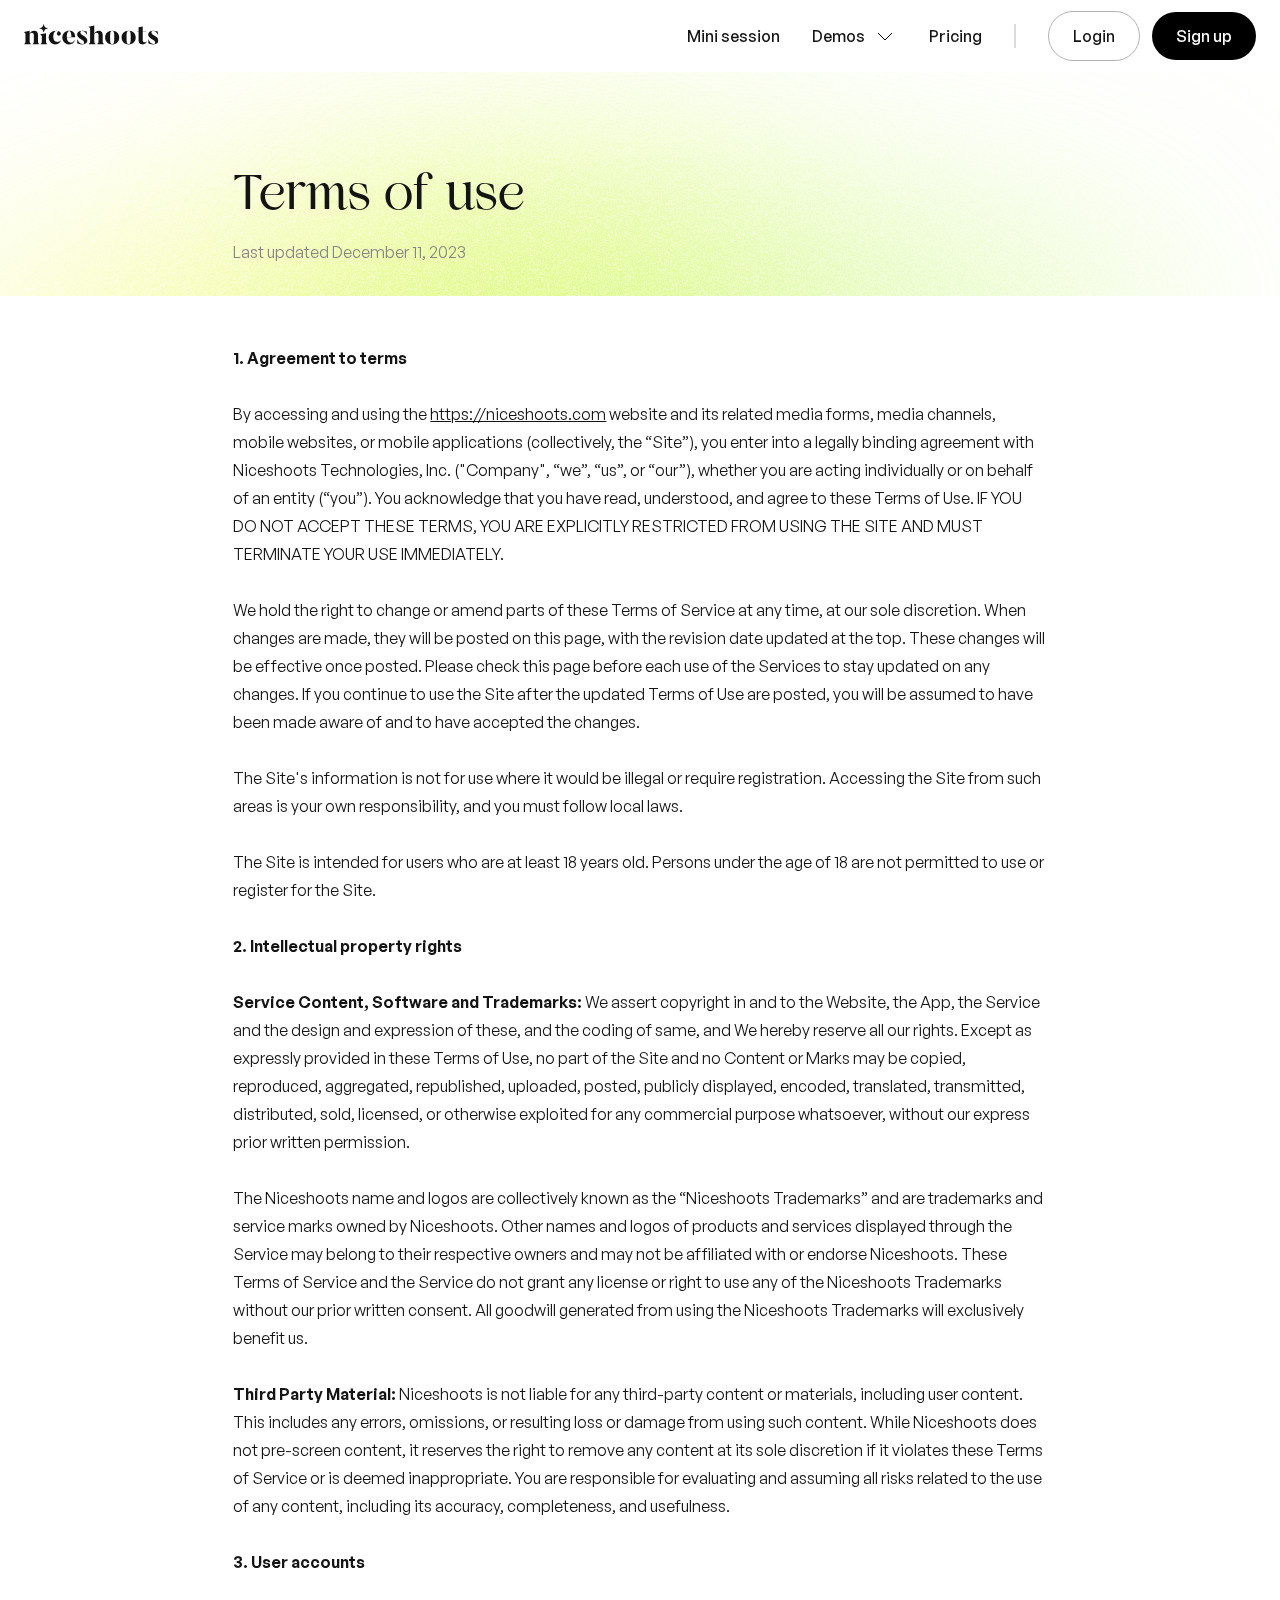
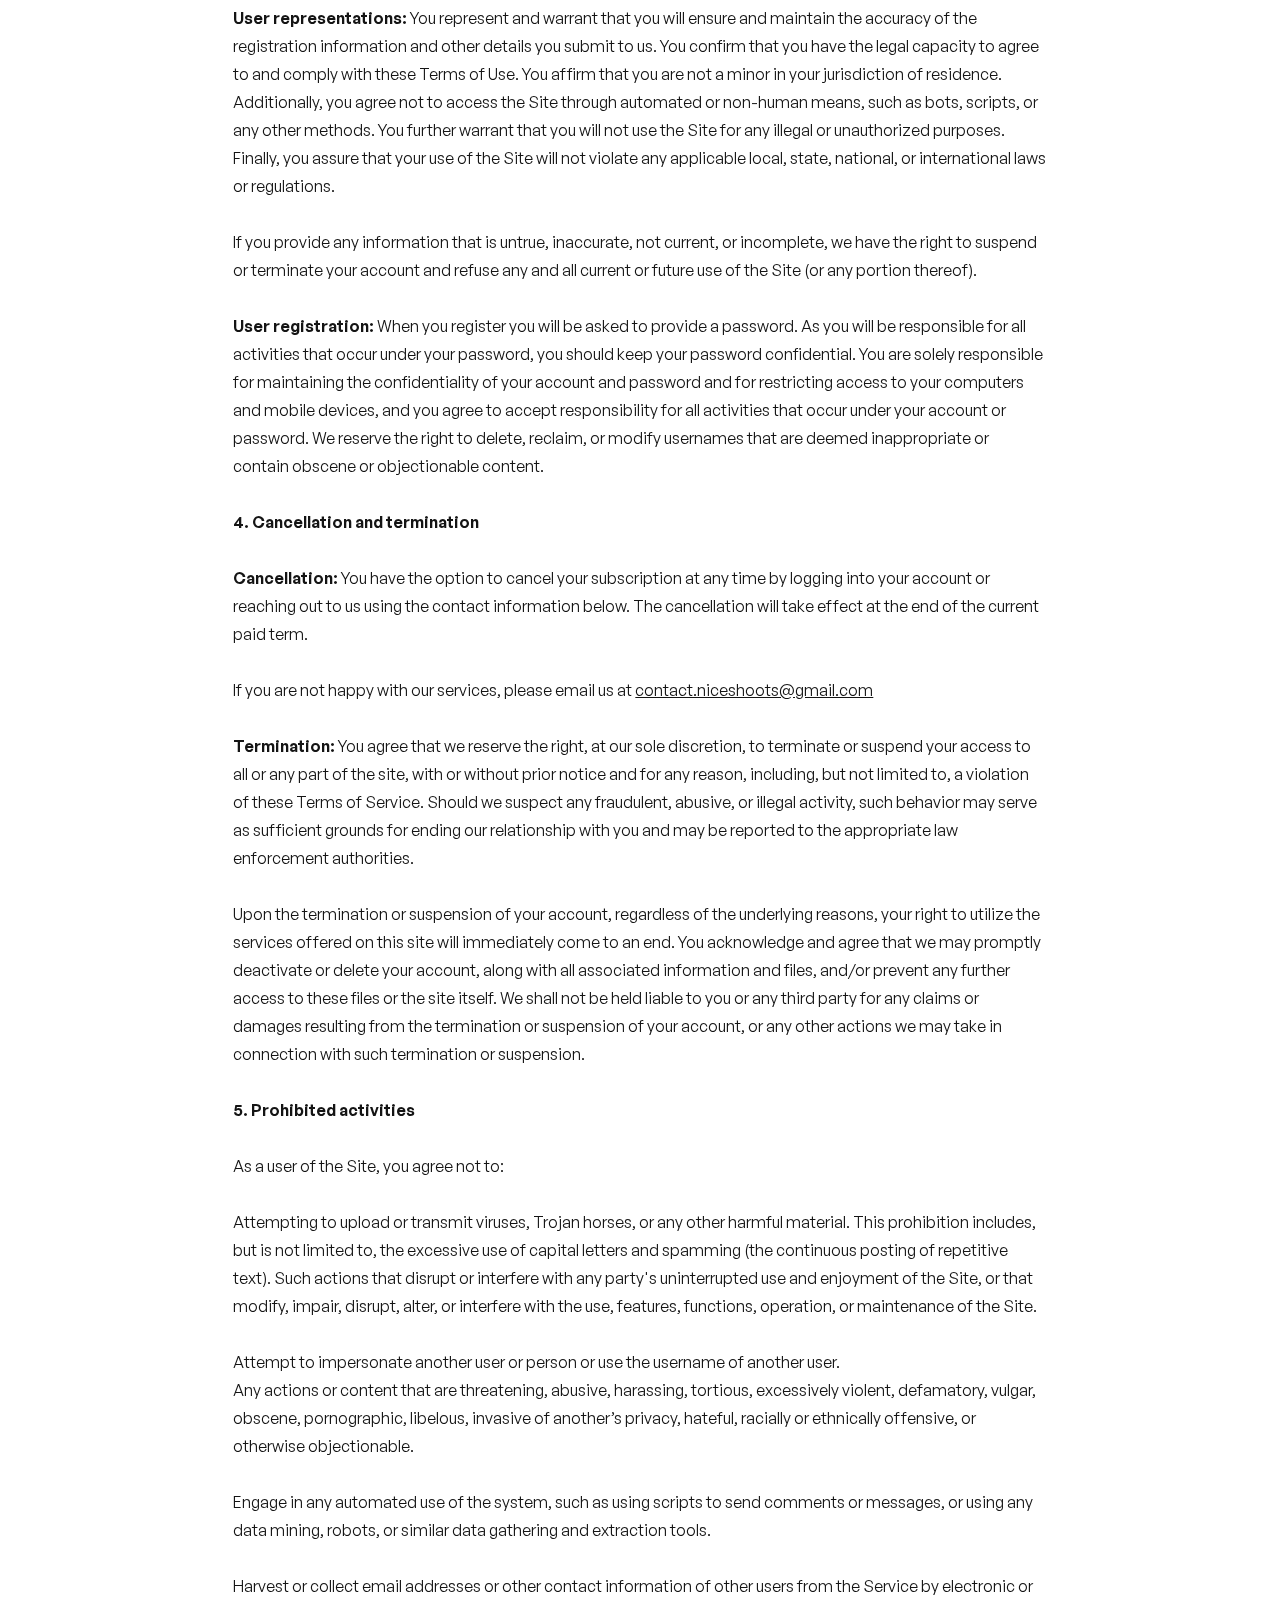
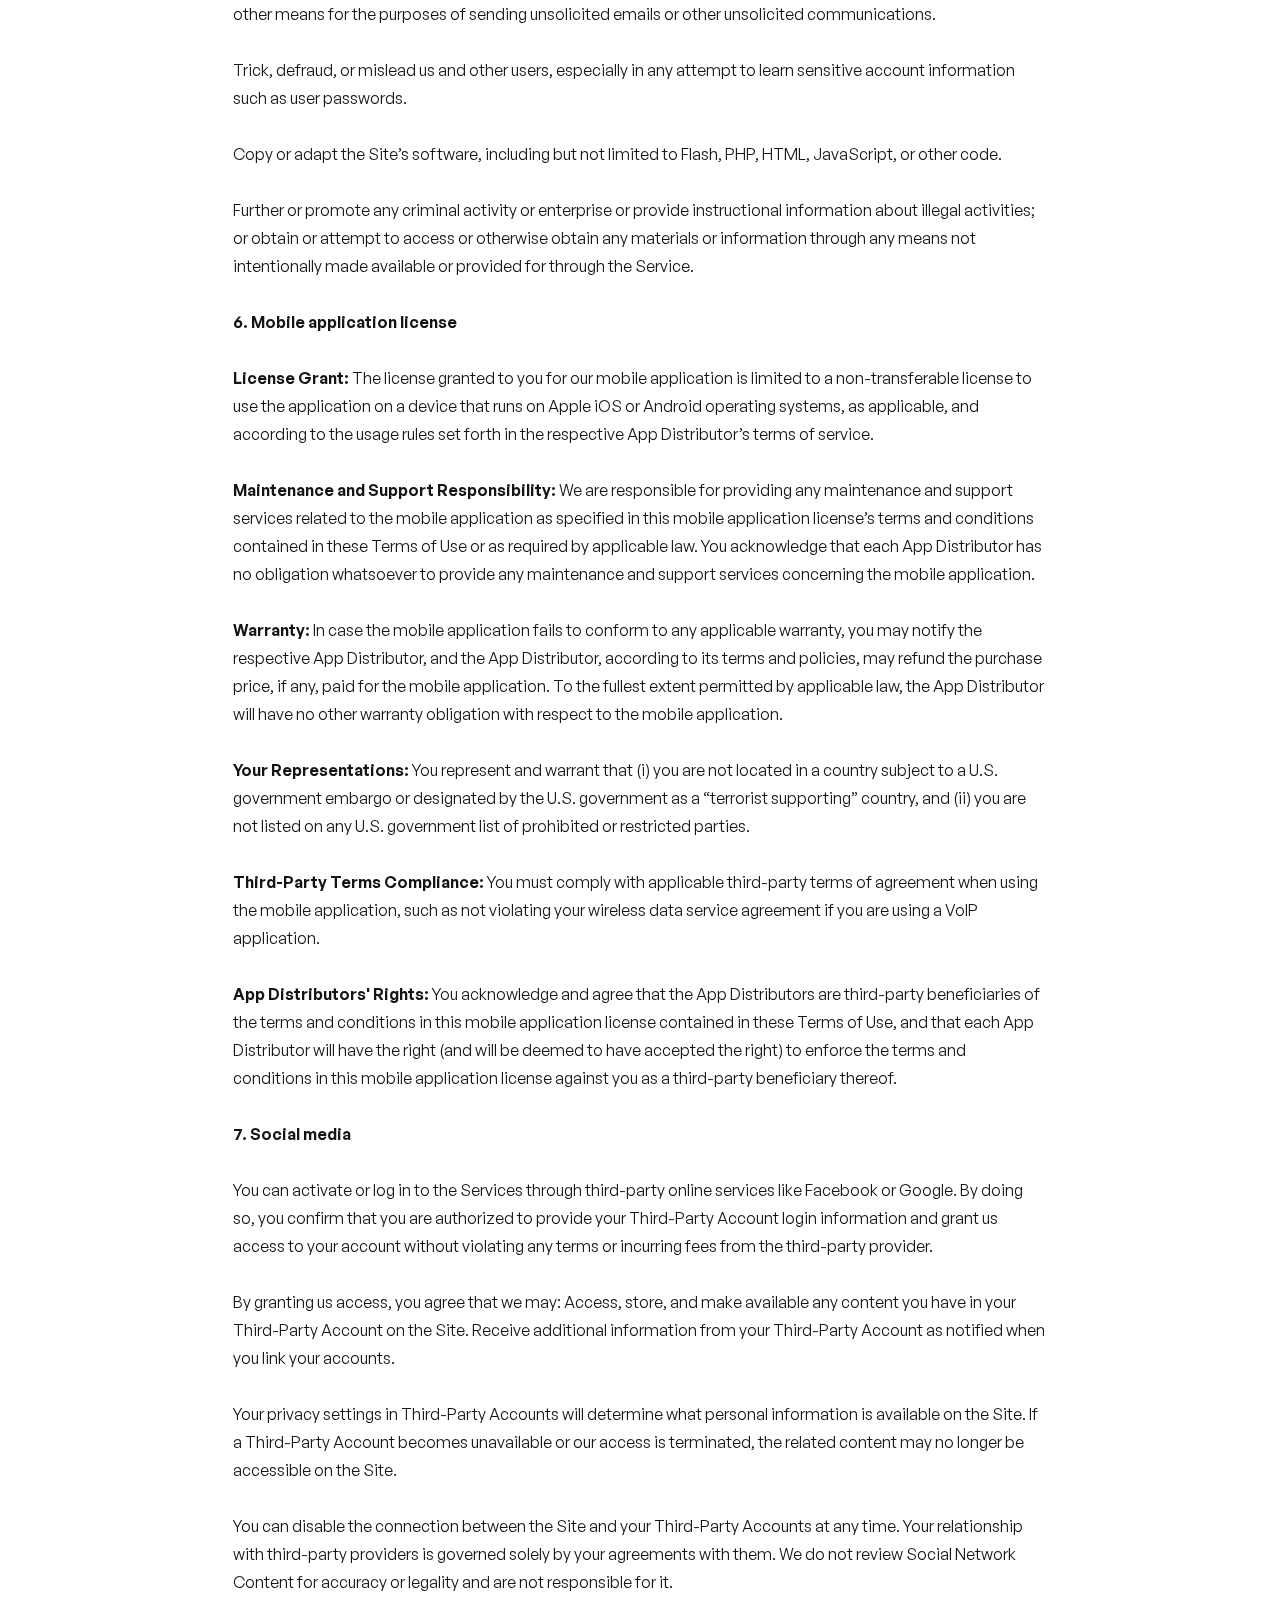
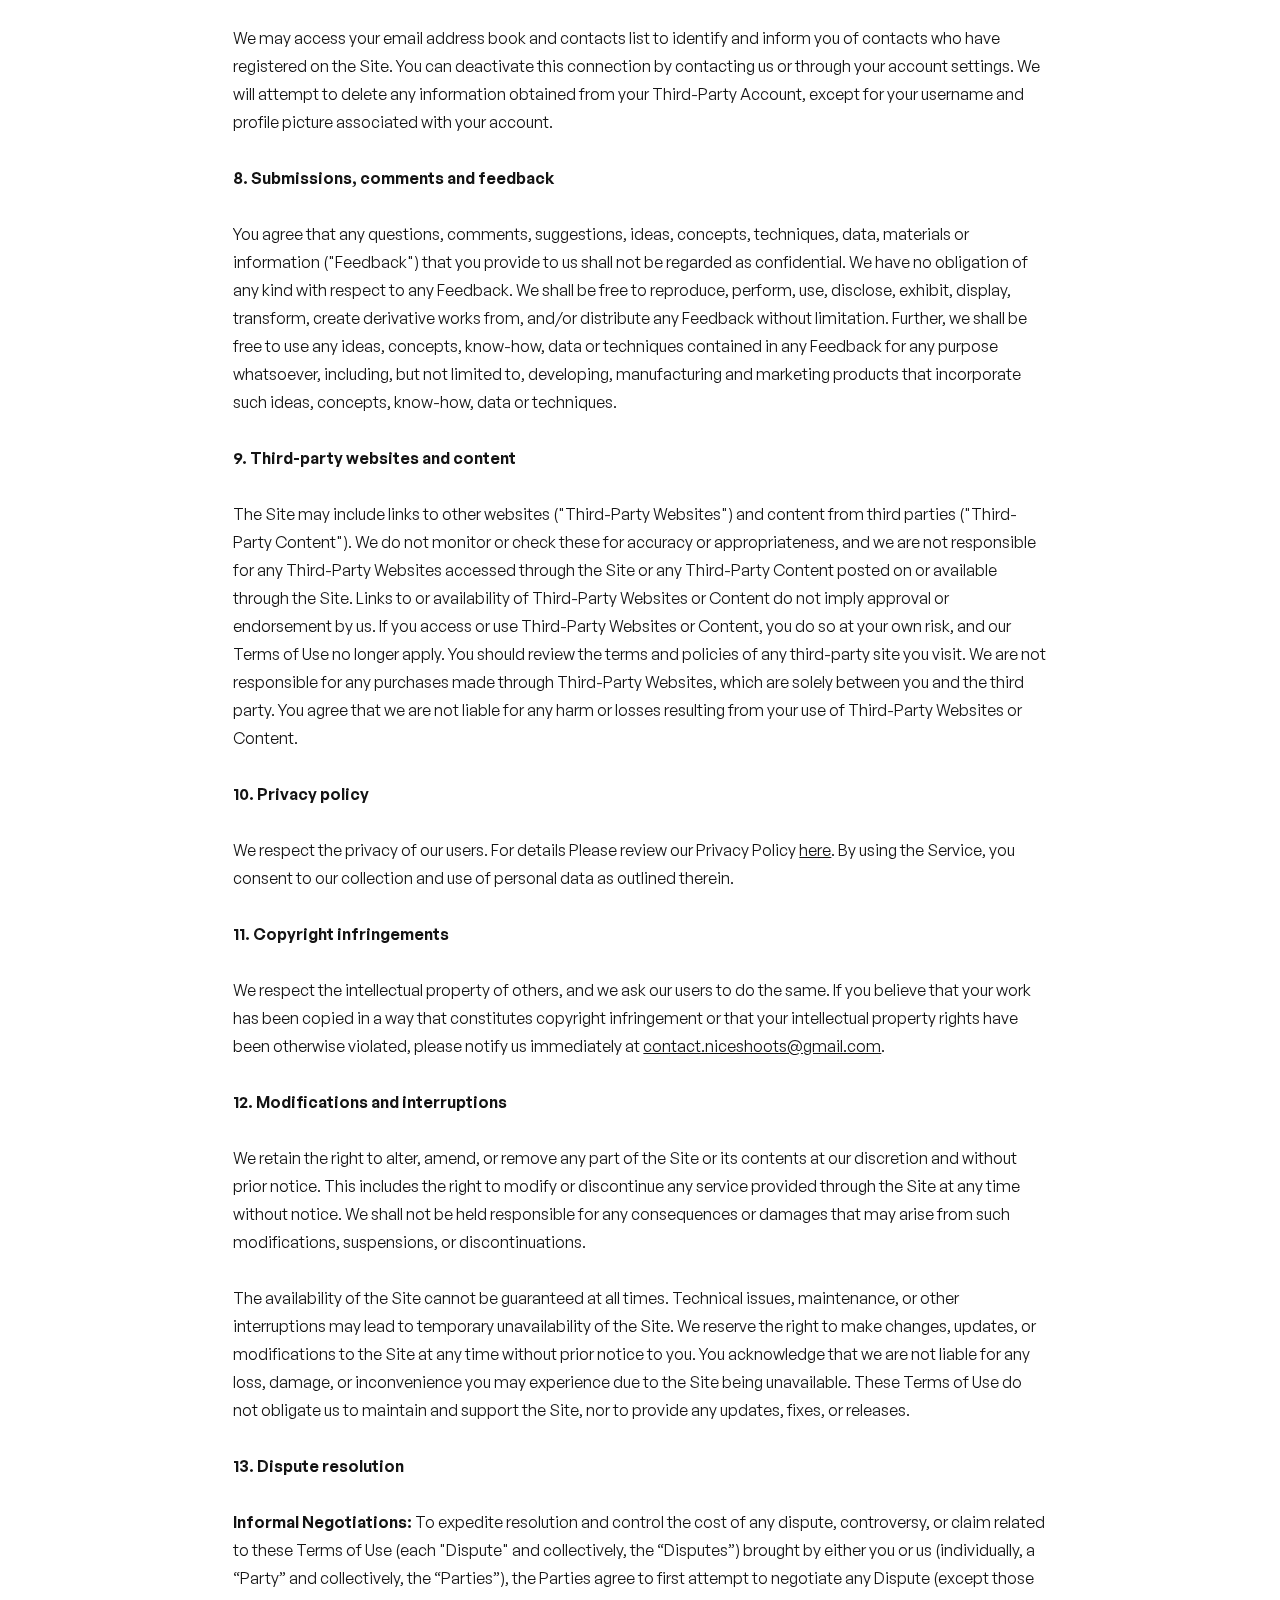
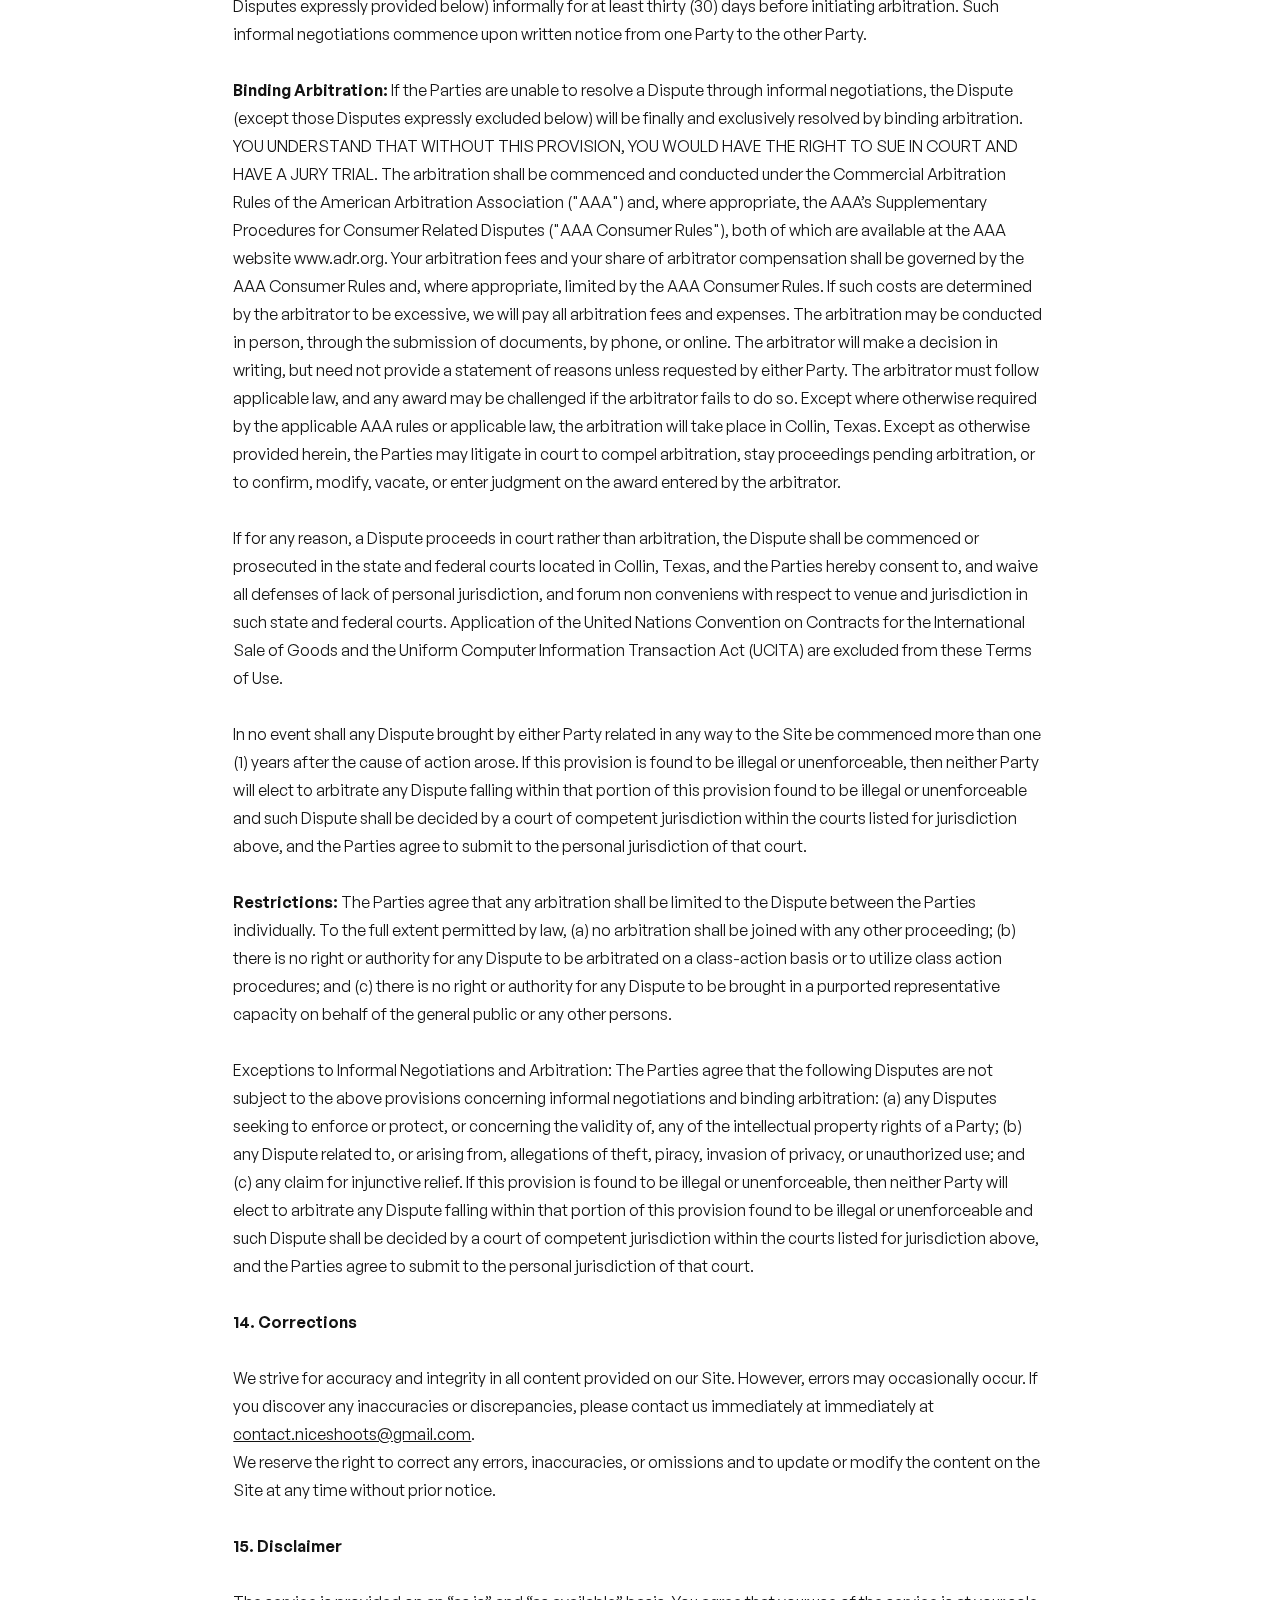
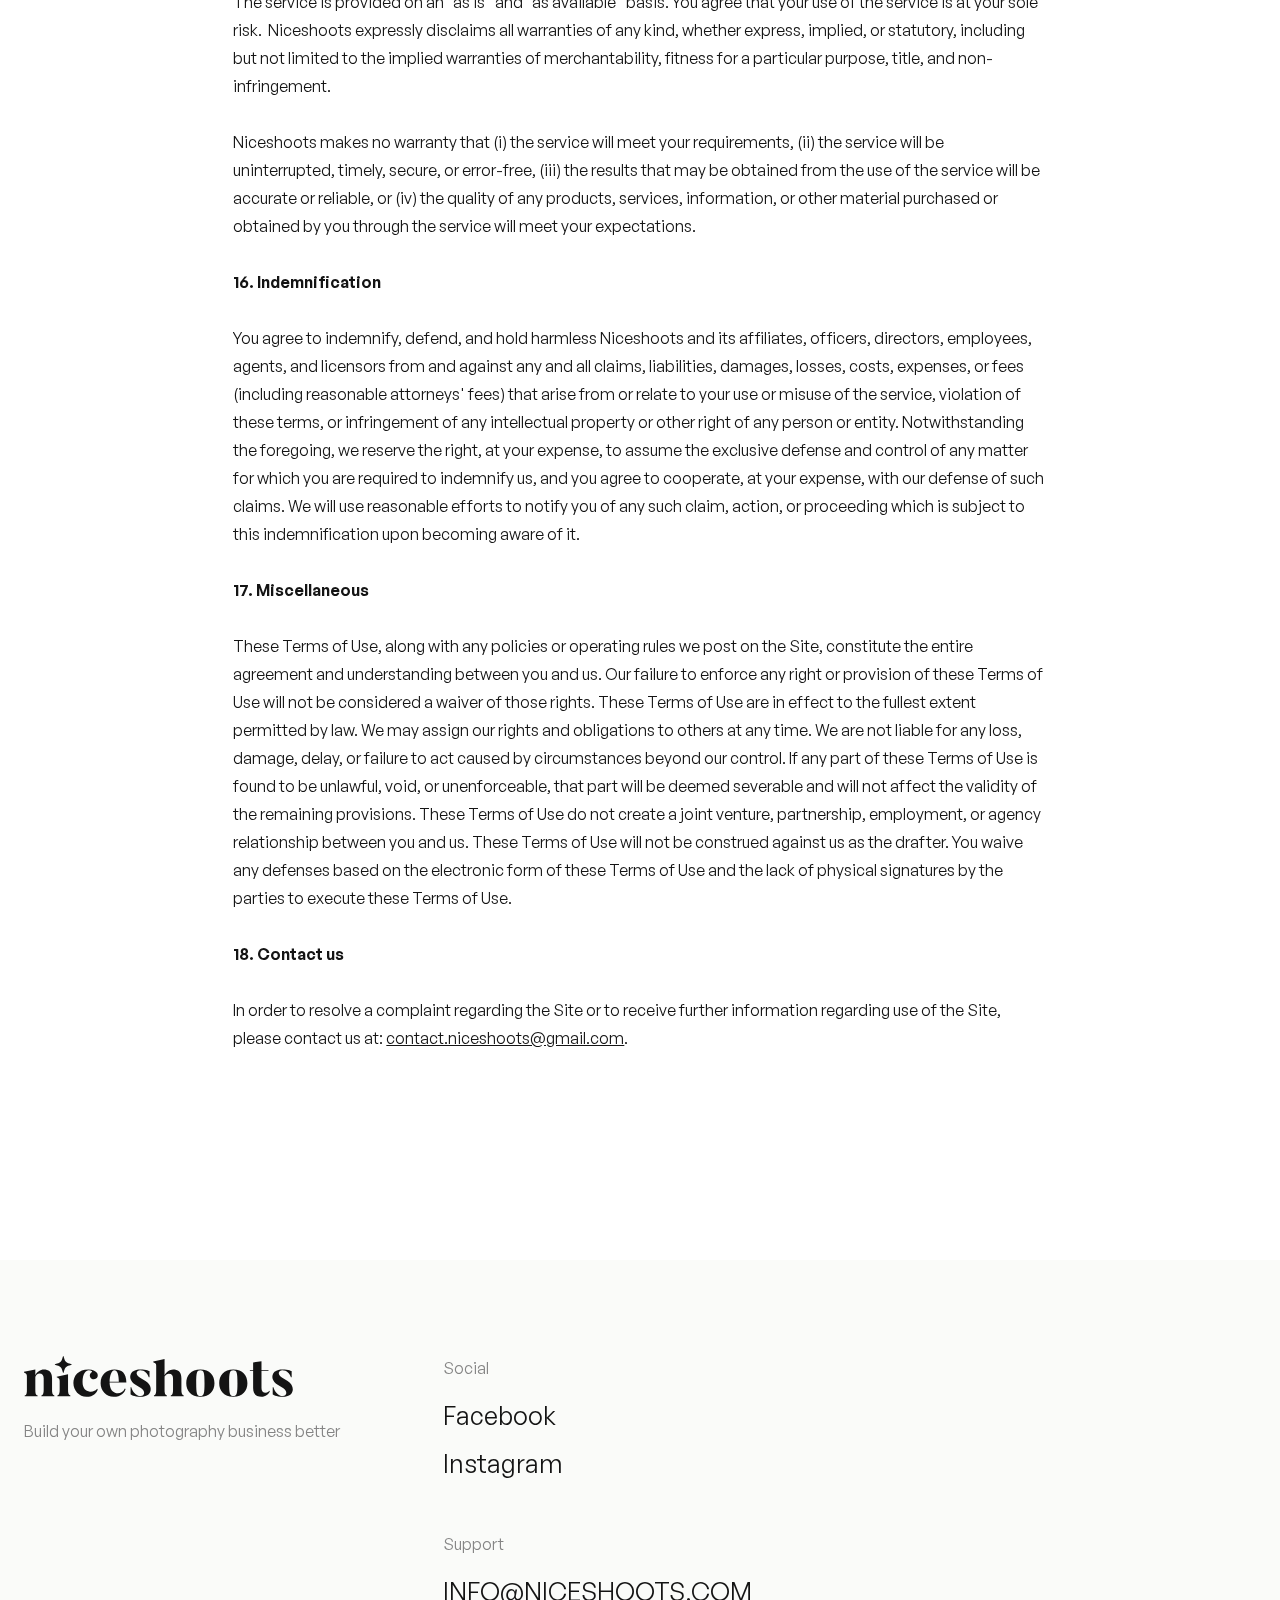
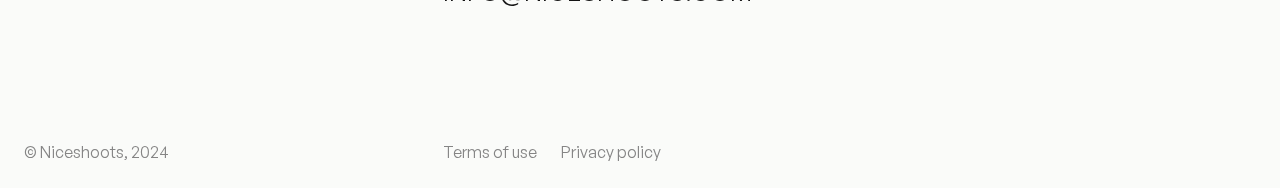
<file: terms-of-use.html>
<!DOCTYPE html>
<html lang="en">
    <head>
        <meta charset="UTF-8" />
        <meta name="viewport" content="width=device-width, initial-scale=1.0" />
        <meta name="robots" content="noindex" />
        <title>Terms of use - Niceshoots</title>

        <meta property="og:url" content="https://niceshoots.com" />
        <meta property="og:type" content="website" />
        <meta name="og:image" content="/images/og-image.jpg" />

        <meta name="twitter:card" content="summary_large_image" />
        <meta property="twitter:domain" content="niceshoots.com" />
        <meta property="twitter:url" content="https://niceshoots.com" />
        <meta name="twitter:image" content="/images/og-image.jpg" />

        <link rel="icon" type="image/png" href="/favicon.ico" />
        <link rel="stylesheet" href="/css/style.css" />
        <link rel="preconnect" href="https://fonts.googleapis.com" />
        <link rel="preconnect" href="https://fonts.gstatic.com" crossorigin />
        <link href="https://fonts.googleapis.com/css2?family=Instrument+Sans:ital,wght@0,400..700;1,400..700&display=swap" rel="stylesheet" />
        <link
            href="https://fonts.googleapis.com/css2?family=DM+Serif+Display:ital@0;1&family=Instrument+Sans:ital,wght@0,400..700;1,400..700&display=swap"
            rel="stylesheet" />
        <script async defer src="https://tools.luckyorange.com/core/lo.js?site-id=58fdcbb1"></script>
    </head>
    <body>
        <header class="niceshoots">
            <a href="/" aria-label="Niceshoots" class="niceshoots__aside" style="height: 24px">
                <svg width="135" height="24" viewBox="0 0 135 24" fill="none" xmlns="http://www.w3.org/2000/svg">
                    <g clip-path="url(#clip0_13296_4419)">
                        <path
                            d="M14.0219 16.7879C14.0219 18.3522 14.1641 19.5183 15.188 19.7743V20.144H8.70324V19.7743C9.78403 19.4614 9.84092 18.2384 9.84092 16.7879V11.1564C9.84092 9.67738 9.10143 8.79568 7.70777 8.79568C6.82607 8.79568 5.85904 9.64894 5.65995 10.5022V16.8163C5.65995 18.3806 5.80216 19.4899 6.82607 19.7743V20.144H0.341304V19.7743C1.4221 19.4614 1.45054 18.2953 1.45054 16.8163V10.1325C1.45054 9.13698 1.16612 8.79568 0 8.25528V7.91398L5.65995 6.74786V9.64894C6.34256 8.02774 8.21973 6.74786 9.8978 6.74786C12.1447 6.74786 14.0219 7.62956 14.0219 11.071V16.7879Z"
                            fill="#141414" />
                        <path
                            d="M22.0193 16.7879C22.0193 18.3806 22.1615 19.4899 23.1854 19.7743V20.144H16.7006V19.7743C17.7814 19.4614 17.8383 18.2384 17.8383 16.7879V12.593C17.8383 11.626 17.5254 11.2278 16.3593 10.6874V10.3461L22.0193 9.18V16.7879Z"
                            fill="#141414" />
                        <path
                            d="M36.8435 16.5888C36.6444 18.1815 34.7957 20.4 31.2405 20.4C27.5146 20.4 24.6988 17.1861 24.6988 13.517C24.6988 9.93336 27.1448 6.74786 32.2644 6.74786C34.3975 6.74786 35.7343 7.62956 36.3031 8.22684C36.7867 8.71035 37.0142 9.53517 36.8151 10.2747C36.4738 11.327 35.3361 11.9243 34.2838 11.583C33.2314 11.2701 32.6341 10.1324 33.0039 9.0801C33.1745 8.5397 33.5158 8.16996 33.9709 7.94242C34.2553 7.82865 33.7718 7.1176 32.3497 7.1176C31.0129 7.1176 29.278 8.71035 29.278 13.062C29.278 16.1337 30.757 17.6411 32.947 17.8687C34.3691 18.0109 36.0187 17.3567 36.5307 16.4181L36.8435 16.5888Z"
                            fill="#141414" />
                        <path
                            d="M46.2093 18.5797C47.6883 18.8926 49.793 18.1815 50.4187 16.3044L50.7885 16.475C50.3903 18.2669 48.5131 20.4 44.8157 20.4C41.0898 20.4 38.3025 17.1861 38.3025 13.6024C38.3025 9.19387 41.5164 6.74786 45.2139 6.74786C48.7975 6.74786 51.1867 8.39749 51.1867 13.2895H42.7963C42.9101 16.8448 44.3037 18.1531 46.2093 18.5797ZM42.7963 12.9198H47.4039C47.4039 9.33607 46.636 7.1176 45.2139 7.1176C43.7064 7.1176 42.7963 10.1893 42.7963 12.9198Z"
                            fill="#141414" />
                        <path
                            d="M60.7368 12.4931C63.2966 14.0574 64.2 16.9016 62.5571 18.8641C62.5571 18.8641 61.4763 20.4 58.3761 20.4C54.9346 20.4 53.285 19.2623 53.285 19.2623V15.5933H53.6548C54.1383 17.4705 55.7879 20.0303 58.3761 20.0303C60.3955 20.0303 60.7937 17.5558 58.6321 16.1337L55.7595 14.3987C53.0575 12.6922 52.318 10.1325 53.9676 8.14151C53.9676 8.14151 55.0484 6.74786 58.0917 6.74786C61.3625 6.74786 62.7562 7.57267 62.7562 7.57267V10.616H62.3864C61.9314 8.82412 60.3671 7.1176 58.0917 7.1176C56.243 7.1176 55.3897 9.13698 57.8642 10.7013L60.7368 12.4931Z"
                            fill="#141414" />
                        <path
                            d="M78.6992 16.7594C78.6992 18.3237 78.8698 19.5183 79.8653 19.7743V20.144H73.3805V19.7743C74.4613 19.4614 74.5182 18.21 74.5182 16.7594V11.2417C74.5182 9.6205 73.8641 8.82412 72.3566 8.85256C71.6171 8.85256 70.7639 9.4214 70.2803 10.3031V16.7879C70.2803 18.3522 70.4226 19.4899 71.4465 19.7743V20.144H64.9617V19.7743C66.0425 19.4614 66.0994 18.2384 66.0994 16.7879V4.82927C66.0994 3.8338 65.7865 3.4925 64.6204 3.06587V2.72456L70.2803 1.53V9.73426C70.9061 8.16995 72.8686 6.74786 74.5751 6.74786C76.8504 6.74786 78.6992 7.71488 78.6992 11.1279V16.7594Z"
                            fill="#141414" />
                        <path
                            d="M88.1819 6.74786C92.9032 6.74786 95.2355 9.81959 95.2355 13.5739C95.2355 17.2998 92.9032 20.4 88.1819 20.4C83.489 20.4 81.1283 17.2998 81.1283 13.5739C81.1283 9.81959 83.489 6.74786 88.1819 6.74786ZM86.1056 13.5739C86.1056 18.7219 86.39 20.0303 88.1819 20.0303C89.9737 20.0303 90.2581 18.7219 90.2581 13.5739C90.2581 8.42593 89.9737 7.1176 88.1819 7.1176C86.39 7.1176 86.1056 8.42593 86.1056 13.5739Z"
                            fill="#141414" />
                        <path
                            d="M104.651 6.74786C109.373 6.74786 111.705 9.81959 111.705 13.5739C111.705 17.2998 109.373 20.4 104.651 20.4C99.9585 20.4 97.5978 17.2998 97.5978 13.5739C97.5978 9.81959 99.9585 6.74786 104.651 6.74786ZM102.575 13.5739C102.575 18.7219 102.86 20.0303 104.651 20.0303C106.443 20.0303 106.728 18.7219 106.728 13.5739C106.728 8.42593 106.443 7.1176 104.651 7.1176C102.86 7.1176 102.575 8.42593 102.575 13.5739Z"
                            fill="#141414" />
                        <path
                            d="M120.906 18.3522C121.73 18.3522 122.328 17.8402 122.612 17.4136L122.925 17.6127C122.47 19.0348 120.763 20.4 118.772 20.4C116.526 20.4 114.563 19.4899 114.563 16.0484V7.37358H112.97L112.913 7.00384H114.563V3.19261L118.744 2.59533V7.00384H122.271L122.214 7.37358H118.744V15.9631C118.744 17.5558 119.37 18.3522 120.906 18.3522Z"
                            fill="#141414" />
                        <path
                            d="M131.812 12.4931C133.491 13.5191 134.399 15.0956 134.4 16.6129C134.4 17.409 134.151 18.1888 133.632 18.8641C133.632 18.8641 132.552 20.4 129.451 20.4C126.01 20.4 124.36 19.2623 124.36 19.2623V15.5933H124.73C125.214 17.4705 126.863 20.0303 129.451 20.0303C131.471 20.0303 131.869 17.5558 129.707 16.1337L126.835 14.3987C124.133 12.6922 123.393 10.1325 125.043 8.14151C125.043 8.14151 126.124 6.74786 129.167 6.74786C132.438 6.74786 133.832 7.57267 133.832 7.57267V10.616H133.462C133.007 8.82412 131.442 7.1176 129.167 7.1176C127.318 7.1176 126.465 9.13698 128.939 10.7013L131.812 12.4931Z"
                            fill="#141414" />
                        <path
                            d="M19.4205 0.406657C19.4945 0.153799 19.5314 0.0273698 19.5951 0.00639904C19.6081 0.00213302 19.6215 0 19.635 0C19.6485 0 19.6619 0.00213302 19.6749 0.00639904C19.7386 0.0273698 19.7755 0.153799 19.8495 0.406657C20.1946 1.58693 20.3672 2.17707 20.7258 2.63767C20.8813 2.83735 21.0609 3.01699 21.2606 3.17245C21.7212 3.53103 22.3113 3.70362 23.4916 4.04878C23.7445 4.12273 23.8709 4.15971 23.8919 4.22338C23.9004 4.24928 23.9004 4.27724 23.8919 4.30315C23.8709 4.36682 23.7445 4.40379 23.4916 4.47774C22.3113 4.82291 21.7212 4.99549 21.2606 5.35408C21.0609 5.50954 20.8813 5.68917 20.7258 5.88886C20.3672 6.34946 20.1946 6.9396 19.8495 8.11987C19.7755 8.37273 19.7386 8.49916 19.6749 8.52013C19.649 8.52866 19.621 8.52866 19.5951 8.52013C19.5314 8.49916 19.4945 8.37273 19.4205 8.11987C19.0754 6.9396 18.9028 6.34946 18.5442 5.88886C18.3887 5.68917 18.2091 5.50954 18.0094 5.35408C17.5488 4.99549 16.9587 4.82291 15.7784 4.47774C15.5255 4.40379 15.3991 4.36682 15.3781 4.30315C15.3696 4.27724 15.3696 4.24928 15.3781 4.22338C15.3991 4.15971 15.5255 4.12273 15.7784 4.04878C16.9587 3.70362 17.5488 3.53103 18.0094 3.17245C18.2091 3.01699 18.3887 2.83735 18.5442 2.63767C18.9028 2.17707 19.0754 1.58693 19.4205 0.406657Z"
                            fill="#141414" />
                    </g>
                    <defs>
                        <clipPath id="clip0_13296_4419">
                            <rect width="134.4" height="24" fill="white" />
                        </clipPath>
                    </defs>
                </svg>
            </a>

            <div class="menu-list niceshoots__content d-flex flex-align-center flex-end gap-m">
                <div class="d-flex gap-m tablet-none">
                    <a href="/" class="menu-item fw-500">Mini session</a>

                    <div class="menu-dropdown">
                        <div class="menu-item pointer fw-500 d-flex flex-align-center gap-3xs">
                            Demos
                            <svg width="24" height="24" viewBox="0 0 24 24" fill="none" xmlns="http://www.w3.org/2000/svg">
                                <path d="M19 9L11.9998 16L5 9" stroke="black" stroke-miterlimit="10" />
                            </svg>
                        </div>
                        <div class="menu-dropdown-body">
                            <div class="menu-dropdown-content">
                                <a target="_blank" rel="noopener" class="menu-dropdown-item" href="https://family-site.niceshoots.com/">
                                    <p>Family photography site</p>
                                    <svg width="24" height="24" viewBox="0 0 24 24" fill="none" xmlns="http://www.w3.org/2000/svg">
                                        <path d="M12 12L20 4M20 4V10M20 4H14M11 6H4V20H18V13" stroke="#141414" />
                                    </svg>
                                </a>

                                <a target="_blank" rel="noopener" class="menu-dropdown-item" href="https://newborn-site.niceshoots.com/">
                                    <p>Newborn photography site</p>
                                    <svg width="24" height="24" viewBox="0 0 24 24" fill="none" xmlns="http://www.w3.org/2000/svg">
                                        <path d="M12 12L20 4M20 4V10M20 4H14M11 6H4V20H18V13" stroke="#141414" />
                                    </svg>
                                </a>
                            </div>
                        </div>
                    </div>

                    <a class="menu-item fw-500" href="/pricing">Pricing</a>
                    <div class="pre-contact"></div>
                </div>

                <div class="d-flex gap-2xs flex-align-center">
                    <a href="https://app.niceshoots.com/login" class="header-action-login">
                        <button class="button-light">Login</button>
                    </a>
                    <a href="https://app.niceshoots.com/signup" class="header-action-sign">
                        <button class="button-dark">Sign up</button>
                    </a>
                    <div class="menu-mobile ml-xs">
                        <input style="display: none" type="checkbox" id="menu" />

                        <label for="menu" class="menu-toggle">
                            <svg width="24" height="24" viewBox="0 0 24 24" fill="none" xmlns="http://www.w3.org/2000/svg">
                                <path d="M3 7H21M3 12H21M3 17H21" stroke="black" stroke-width="1.5" stroke-linecap="round" />
                            </svg>
                        </label>
                        <div class="button-mobile">
                            <div class="d-flex flex-justify-between flex-align-center mb-s pb-s" style="height: 60px">
                                <a href="/" style="height: 24px">
                                    <svg xmlns="http://www.w3.org/2000/svg" width="135" height="24" viewBox="0 0 135 24" fill="none">
                                        <g clip-path="url(#clip0_10703_2628)">
                                            <path
                                                d="M14.0219 16.7879C14.0219 18.3522 14.1641 19.5183 15.188 19.7743V20.144H8.70324V19.7743C9.78403 19.4614 9.84092 18.2384 9.84092 16.7879V11.1564C9.84092 9.67738 9.10143 8.79568 7.70777 8.79568C6.82607 8.79568 5.85904 9.64894 5.65995 10.5022V16.8163C5.65995 18.3806 5.80216 19.4899 6.82607 19.7743V20.144H0.341304V19.7743C1.4221 19.4614 1.45054 18.2953 1.45054 16.8163V10.1325C1.45054 9.13698 1.16612 8.79568 0 8.25528V7.91398L5.65995 6.74786V9.64894C6.34256 8.02774 8.21973 6.74786 9.8978 6.74786C12.1447 6.74786 14.0219 7.62956 14.0219 11.071V16.7879Z"
                                                fill="#17171C" />
                                            <path
                                                d="M22.0193 16.7879C22.0193 18.3806 22.1615 19.4899 23.1854 19.7743V20.144H16.7006V19.7743C17.7814 19.4614 17.8383 18.2384 17.8383 16.7879V12.593C17.8383 11.626 17.5254 11.2278 16.3593 10.6874V10.3461L22.0193 9.18V16.7879Z"
                                                fill="#17171C" />
                                            <path
                                                d="M36.8435 16.5888C36.6444 18.1815 34.7957 20.4 31.2405 20.4C27.5146 20.4 24.6988 17.1861 24.6988 13.517C24.6988 9.93336 27.1448 6.74786 32.2644 6.74786C34.3975 6.74786 35.7343 7.62956 36.3031 8.22684C36.7867 8.71035 37.0142 9.53517 36.8151 10.2747C36.4738 11.327 35.3361 11.9243 34.2838 11.583C33.2314 11.2701 32.6341 10.1324 33.0039 9.0801C33.1745 8.5397 33.5158 8.16996 33.9709 7.94242C34.2553 7.82865 33.7718 7.1176 32.3497 7.1176C31.0129 7.1176 29.278 8.71035 29.278 13.062C29.278 16.1337 30.757 17.6411 32.947 17.8687C34.3691 18.0109 36.0187 17.3567 36.5307 16.4181L36.8435 16.5888Z"
                                                fill="#17171C" />
                                            <path
                                                d="M46.2093 18.5797C47.6883 18.8926 49.793 18.1815 50.4187 16.3044L50.7885 16.475C50.3903 18.2669 48.5131 20.4 44.8157 20.4C41.0898 20.4 38.3025 17.1861 38.3025 13.6024C38.3025 9.19387 41.5164 6.74786 45.2139 6.74786C48.7975 6.74786 51.1867 8.39749 51.1867 13.2895H42.7963C42.9101 16.8448 44.3037 18.1531 46.2093 18.5797ZM42.7963 12.9198H47.4039C47.4039 9.33607 46.636 7.1176 45.2139 7.1176C43.7064 7.1176 42.7963 10.1893 42.7963 12.9198Z"
                                                fill="#17171C" />
                                            <path
                                                d="M60.7368 12.4931C63.2966 14.0574 64.2 16.9016 62.5571 18.8641C62.5571 18.8641 61.4763 20.4 58.3761 20.4C54.9346 20.4 53.285 19.2623 53.285 19.2623V15.5933H53.6548C54.1383 17.4705 55.7879 20.0303 58.3761 20.0303C60.3955 20.0303 60.7937 17.5558 58.6321 16.1337L55.7595 14.3987C53.0575 12.6922 52.318 10.1325 53.9676 8.14151C53.9676 8.14151 55.0484 6.74786 58.0917 6.74786C61.3625 6.74786 62.7562 7.57267 62.7562 7.57267V10.616H62.3864C61.9314 8.82412 60.3671 7.1176 58.0917 7.1176C56.243 7.1176 55.3897 9.13698 57.8642 10.7013L60.7368 12.4931Z"
                                                fill="#17171C" />
                                            <path
                                                d="M78.6992 16.7594C78.6992 18.3237 78.8698 19.5183 79.8653 19.7743V20.144H73.3805V19.7743C74.4613 19.4614 74.5182 18.21 74.5182 16.7594V11.2417C74.5182 9.6205 73.8641 8.82412 72.3566 8.85256C71.6171 8.85256 70.7639 9.4214 70.2803 10.3031V16.7879C70.2803 18.3522 70.4226 19.4899 71.4465 19.7743V20.144H64.9617V19.7743C66.0425 19.4614 66.0994 18.2384 66.0994 16.7879V4.82927C66.0994 3.8338 65.7865 3.4925 64.6204 3.06587V2.72456L70.2803 1.53V9.73426C70.9061 8.16995 72.8686 6.74786 74.5751 6.74786C76.8504 6.74786 78.6992 7.71488 78.6992 11.1279V16.7594Z"
                                                fill="#17171C" />
                                            <path
                                                d="M88.1819 6.74786C92.9032 6.74786 95.2355 9.81959 95.2355 13.5739C95.2355 17.2998 92.9032 20.4 88.1819 20.4C83.489 20.4 81.1283 17.2998 81.1283 13.5739C81.1283 9.81959 83.489 6.74786 88.1819 6.74786ZM86.1056 13.5739C86.1056 18.7219 86.39 20.0303 88.1819 20.0303C89.9737 20.0303 90.2581 18.7219 90.2581 13.5739C90.2581 8.42593 89.9737 7.1176 88.1819 7.1176C86.39 7.1176 86.1056 8.42593 86.1056 13.5739Z"
                                                fill="#17171C" />
                                            <path
                                                d="M104.651 6.74786C109.373 6.74786 111.705 9.81959 111.705 13.5739C111.705 17.2998 109.373 20.4 104.651 20.4C99.9585 20.4 97.5978 17.2998 97.5978 13.5739C97.5978 9.81959 99.9585 6.74786 104.651 6.74786ZM102.575 13.5739C102.575 18.7219 102.86 20.0303 104.651 20.0303C106.443 20.0303 106.728 18.7219 106.728 13.5739C106.728 8.42593 106.443 7.1176 104.651 7.1176C102.86 7.1176 102.575 8.42593 102.575 13.5739Z"
                                                fill="#17171C" />
                                            <path
                                                d="M120.906 18.3522C121.73 18.3522 122.328 17.8402 122.612 17.4136L122.925 17.6127C122.47 19.0348 120.763 20.4 118.772 20.4C116.526 20.4 114.563 19.4899 114.563 16.0484V7.37358H112.97L112.913 7.00384H114.563V3.19261L118.744 2.59533V7.00384H122.271L122.214 7.37358H118.744V15.9631C118.744 17.5558 119.37 18.3522 120.906 18.3522Z"
                                                fill="#17171C" />
                                            <path
                                                d="M131.812 12.4931C133.491 13.5191 134.399 15.0956 134.4 16.6129C134.4 17.409 134.151 18.1888 133.632 18.8641C133.632 18.8641 132.552 20.4 129.451 20.4C126.01 20.4 124.36 19.2623 124.36 19.2623V15.5933H124.73C125.214 17.4705 126.863 20.0303 129.451 20.0303C131.471 20.0303 131.869 17.5558 129.707 16.1337L126.835 14.3987C124.133 12.6922 123.393 10.1325 125.043 8.14151C125.043 8.14151 126.124 6.74786 129.167 6.74786C132.438 6.74786 133.832 7.57267 133.832 7.57267V10.616H133.462C133.007 8.82412 131.442 7.1176 129.167 7.1176C127.318 7.1176 126.465 9.13698 128.939 10.7013L131.812 12.4931Z"
                                                fill="#17171C" />
                                            <path
                                                d="M19.4205 0.406657C19.4945 0.153799 19.5314 0.0273698 19.5951 0.00639904C19.6081 0.00213302 19.6215 0 19.635 0C19.6485 0 19.6619 0.00213302 19.6749 0.00639904C19.7386 0.0273698 19.7755 0.153799 19.8495 0.406657C20.1946 1.58693 20.3672 2.17707 20.7258 2.63767C20.8813 2.83735 21.0609 3.01699 21.2606 3.17245C21.7212 3.53103 22.3113 3.70362 23.4916 4.04878C23.7445 4.12273 23.8709 4.15971 23.8919 4.22338C23.9004 4.24928 23.9004 4.27724 23.8919 4.30315C23.8709 4.36682 23.7445 4.40379 23.4916 4.47774C22.3113 4.82291 21.7212 4.99549 21.2606 5.35408C21.0609 5.50954 20.8813 5.68917 20.7258 5.88886C20.3672 6.34946 20.1946 6.9396 19.8495 8.11987C19.7755 8.37273 19.7386 8.49916 19.6749 8.52013C19.649 8.52866 19.621 8.52866 19.5951 8.52013C19.5314 8.49916 19.4945 8.37273 19.4205 8.11987C19.0754 6.9396 18.9028 6.34946 18.5442 5.88886C18.3887 5.68917 18.2091 5.50954 18.0094 5.35408C17.5488 4.99549 16.9587 4.82291 15.7784 4.47774C15.5255 4.40379 15.3991 4.36682 15.3781 4.30315C15.3696 4.27724 15.3696 4.24928 15.3781 4.22338C15.3991 4.15971 15.5255 4.12273 15.7784 4.04878C16.9587 3.70362 17.5488 3.53103 18.0094 3.17245C18.2091 3.01699 18.3887 2.83735 18.5442 2.63767C18.9028 2.17707 19.0754 1.58693 19.4205 0.406657Z"
                                                fill="#17171C" />
                                        </g>
                                        <defs>
                                            <clipPath id="clip0_10703_2628">
                                                <rect width="134.4" height="24" fill="white" />
                                            </clipPath>
                                        </defs>
                                    </svg>
                                </a>

                                <label for="menu" class="menu-toggle">
                                    <svg width="24" height="24" viewBox="0 0 24 24" fill="none" xmlns="http://www.w3.org/2000/svg">
                                        <g clip-path="url(#clip0_10908_1350)">
                                            <path d="M5 19L19 5M19 19L5 5" stroke="black" stroke-width="1.5" stroke-linecap="round" stroke-linejoin="round" />
                                        </g>
                                        <defs>
                                            <clipPath id="clip0_10908_1350">
                                                <rect width="24" height="24" fill="white" />
                                            </clipPath>
                                        </defs>
                                    </svg>
                                </label>
                            </div>

                            <div class="d-flex flex-column gap-s mb-xl">
                                <a href="/mini-sessions" class="fs-25 text--nephilm">Mini session</a>

                                <div class="menu-collapse-mobile">
                                    <div class="menu-collapse-title">
                                        <p>Demos</p>
                                        <svg class="icon-plus" width="24" height="24" viewBox="0 0 24 24" fill="none" xmlns="http://www.w3.org/2000/svg">
                                            <path d="M19 9L11.9998 16L5 9" stroke="#141414" stroke-miterlimit="10" />
                                        </svg>
                                        <svg class="icon-minus" width="24" height="24" viewBox="0 0 24 24" fill="none" xmlns="http://www.w3.org/2000/svg">
                                            <path d="M5 15L11.9997 8L19 15" stroke="#141414" stroke-miterlimit="10" />
                                        </svg>
                                    </div>
                                    <div class="menu-collapse-body" style="display: none">
                                        <div class="menu-collapse-content">
                                            <a target="_blank" rel="noopener" class="menu-collapse-item" href="https://family-site.niceshoots.com/">
                                                <p>Family photography site</p>
                                                <svg width="24" height="24" viewBox="0 0 24 24" fill="none" xmlns="http://www.w3.org/2000/svg">
                                                    <path d="M12 12L20 4M20 4V10M20 4H14M11 6H4V20H18V13" stroke="#141414" />
                                                </svg>
                                            </a>
                                            <a target="_blank" rel="noopener" class="menu-collapse-item" href="https://newborn-site.niceshoots.com/">
                                                <p>Newborn photography site</p>
                                                <svg width="24" height="24" viewBox="0 0 24 24" fill="none" xmlns="http://www.w3.org/2000/svg">
                                                    <path d="M12 12L20 4M20 4V10M20 4H14M11 6H4V20H18V13" stroke="#141414" />
                                                </svg>
                                            </a>
                                        </div>
                                    </div>
                                </div>
                                <a href="/pricing" class="fs-25 text--nephilm">Pricing</a>
                                <!-- <a href="/" class="text--nephilm">Contact</a> -->
                            </div>

                            <a href="https://app.niceshoots.com/signup">
                                <button class="button-dark sign-button" style="width: 100%; margin-bottom: 16px">Get started FREE</button>
                            </a>
                            <a href="https://app.niceshoots.com/login">
                                <button class="button-light login-button mb-xl" style="width: 100%">Login</button>
                            </a>
                            <div class="d-flex flex-align-center flex-justify-center gap-s">
                                <a href="https://niceshoots.com/terms-of-use" class="color-black fw-500">Terms of use</a>
                                <a href="https://niceshoots.com/privacy-policy" class="color-black fw-500">Privacy policy</a>
                            </div>
                        </div>
                        <div class="bg-mobile"></div>
                    </div>
                </div>
            </div>
        </header>

        <div class="privacy-term-header">
            <div class="noise"></div>
            <div class="privacy-term-svg privacy-term-svg-1">
                <svg width="852" height="269" viewBox="0 0 852 269" fill="none" xmlns="http://www.w3.org/2000/svg">
                    <path
                        fill-rule="evenodd"
                        clip-rule="evenodd"
                        d="M406.122 4.81491C511.894 -7.0007 687.966 5.40475 726.018 15.5316C764.07 25.6585 826.2 48.0642 828.135 92.6225C830.07 137.181 886.839 214.008 818.129 241.535C747.116 269.984 598.004 269.645 474.246 268.714C354.541 267.814 243.339 256.941 148.314 236.499C35.5493 212.241 -19.1286 176.839 6.03687 137.604C31.5325 97.8541 144.541 87.4286 248.969 59.6268C347.301 33.4475 300.35 16.6305 406.122 4.81491Z"
                        fill="#ECF939" />
                </svg>
            </div>
            <div class="privacy-term-svg privacy-term-svg-2">
                <svg width="871" height="269" viewBox="0 0 871 269" fill="none" xmlns="http://www.w3.org/2000/svg">
                    <path
                        fill-rule="evenodd"
                        clip-rule="evenodd"
                        d="M426.76 0.372836C315.965 -3.30984 137.104 21.2036 99.7425 33.6152C62.381 46.0267 2.39817 71.9009 8.14937 114.611C13.9006 157.322 -31.1165 234.804 44.3044 256.163C122.253 278.237 275.494 267.19 402.565 257.402C525.475 247.934 637.912 229.55 732.054 203.186C843.771 171.901 893.835 134.146 861.147 98.47C828.03 62.3264 710.037 60.4922 597.848 41.4395C492.206 23.4987 537.555 4.05552 426.76 0.372836Z"
                        fill="#B9F651" />
                </svg>
            </div>
            <div class="row-12 niceshoots--item mb-xl d-flex flex-column z-1">
                <div class="text--nephilm fs-49 mb-xs">Terms of use</div>
                <div class="color-neutral-3">Last updated December 11, 2023</div>
            </div>
        </div>

        <div class="ph-m term niceshoots">
            <pre class="niceshoots--item privacy-term-content" style="white-space: pre-wrap">
<span class="fw-600">1. Agreement to terms</span>

By accessing and using the <a href="https://niceshoots.com" rel="noopener" class="text-underline" target="_blank">https://niceshoots.com</a> website and its related media forms, media channels, mobile websites, or mobile applications (collectively, the “Site”), you enter into a legally binding agreement with Niceshoots Technologies, Inc. ("Company", “we”, “us”, or “our”), whether you are acting individually or on behalf of an entity (“you”). You acknowledge that you have read, understood, and agree to these Terms of Use. IF YOU DO NOT ACCEPT THESE TERMS, YOU ARE EXPLICITLY RESTRICTED FROM USING THE SITE AND MUST TERMINATE YOUR USE IMMEDIATELY.
        
We hold the right to change or amend parts of these Terms of Service at any time, at our sole discretion. When changes are made, they will be posted on this page, with the revision date updated at the top. These changes will be effective once posted. Please check this page before each use of the Services to stay updated on any changes. If you continue to use the Site after the updated Terms of Use are posted, you will be assumed to have been made aware of and to have accepted the changes.
        
The Site's information is not for use where it would be illegal or require registration. Accessing the Site from such areas is your own responsibility, and you must follow local laws.
        
The Site is intended for users who are at least 18 years old. Persons under the age of 18 are not permitted to use or register for the Site.
        
<span class="fw-600">2. Intellectual property rights</span>

<span class="fw-600">Service Content, Software and Trademarks:</span> We assert copyright in and to the Website, the App, the Service and the design and expression of these, and the coding of same, and We hereby reserve all our rights. Except as expressly provided in these Terms of Use, no part of the Site and no Content or Marks may be copied, reproduced, aggregated, republished, uploaded, posted, publicly displayed, encoded, translated, transmitted, distributed, sold, licensed, or otherwise exploited for any commercial purpose whatsoever, without our express prior written permission.

The Niceshoots name and logos are collectively known as the “Niceshoots Trademarks” and are trademarks and service marks owned by Niceshoots. Other names and logos of products and services displayed through the Service may belong to their respective owners and may not be affiliated with or endorse Niceshoots. These Terms of Service and the Service do not grant any license or right to use any of the Niceshoots Trademarks without our prior written consent. All goodwill generated from using the Niceshoots Trademarks will exclusively benefit us.

<span class="fw-600">Third Party Material:</span> Niceshoots is not liable for any third-party content or materials, including user content. This includes any errors, omissions, or resulting loss or damage from using such content. While Niceshoots does not pre-screen content, it reserves the right to remove any content at its sole discretion if it violates these Terms of Service or is deemed inappropriate. You are responsible for evaluating and assuming all risks related to the use of any content, including its accuracy, completeness, and usefulness.

<span class="fw-600">3. User accounts</span>

<span class="fw-600">User representations:</span> You represent and warrant that you will ensure and maintain the accuracy of the registration information and other details you submit to us. You confirm that you have the legal capacity to agree to and comply with these Terms of Use. You affirm that you are not a minor in your jurisdiction of residence. Additionally, you agree not to access the Site through automated or non-human means, such as bots, scripts, or any other methods. You further warrant that you will not use the Site for any illegal or unauthorized purposes. Finally, you assure that your use of the Site will not violate any applicable local, state, national, or international laws or regulations.

If you provide any information that is untrue, inaccurate, not current, or incomplete, we have the right to suspend or terminate your account and refuse any and all current or future use of the Site (or any portion thereof).

<span class="fw-600">User registration:</span> When you register you will be asked to provide a password. As you will be responsible for all activities that occur under your password, you should keep your password confidential. You are solely responsible for maintaining the confidentiality of your account and password and for restricting access to your computers and mobile devices, and you agree to accept responsibility for all activities that occur under your account or password. We reserve the right to delete, reclaim, or modify usernames that are deemed inappropriate or contain obscene or objectionable content.

<span class="fw-600">4. Cancellation and termination</span>

<span class="fw-600">Cancellation:</span> You have the option to cancel your subscription at any time by logging into your account or reaching out to us using the contact information below. The cancellation will take effect at the end of the current paid term.

If you are not happy with our services, please email us at <a class="text-underline" href="mailto:contact.niceshoots@gmail.com">contact.niceshoots@gmail.com</a>

<span class="fw-600">Termination:</span> You agree that we reserve the right, at our sole discretion, to terminate or suspend your access to all or any part of the site, with or without prior notice and for any reason, including, but not limited to, a violation of these Terms of Service. Should we suspect any fraudulent, abusive, or illegal activity, such behavior may serve as sufficient grounds for ending our relationship with you and may be reported to the appropriate law enforcement authorities.

Upon the termination or suspension of your account, regardless of the underlying reasons, your right to utilize the services offered on this site will immediately come to an end. You acknowledge and agree that we may promptly deactivate or delete your account, along with all associated information and files, and/or prevent any further access to these files or the site itself. We shall not be held liable to you or any third party for any claims or damages resulting from the termination or suspension of your account, or any other actions we may take in connection with such termination or suspension.

<span class="fw-600">5. Prohibited activities</span>

As a user of the Site, you agree not to:

Attempting to upload or transmit viruses, Trojan horses, or any other harmful material. This prohibition includes, but is not limited to, the excessive use of capital letters and spamming (the continuous posting of repetitive text). Such actions that disrupt or interfere with any party's uninterrupted use and enjoyment of the Site, or that modify, impair, disrupt, alter, or interfere with the use, features, functions, operation, or maintenance of the Site.

Attempt to impersonate another user or person or use the username of another user.
Any actions or content that are threatening, abusive, harassing, tortious, excessively violent, defamatory, vulgar, obscene, pornographic, libelous, invasive of another’s privacy, hateful, racially or ethnically offensive, or otherwise objectionable.

Engage in any automated use of the system, such as using scripts to send comments or messages, or using any data mining, robots, or similar data gathering and extraction tools.

Harvest or collect email addresses or other contact information of other users from the Service by electronic or other means for the purposes of sending unsolicited emails or other unsolicited communications.

Trick, defraud, or mislead us and other users, especially in any attempt to learn sensitive account information such as user passwords.

Copy or adapt the Site’s software, including but not limited to Flash, PHP, HTML, JavaScript, or other code.

Further or promote any criminal activity or enterprise or provide instructional information about illegal activities; or obtain or attempt to access or otherwise obtain any materials or information through any means not intentionally made available or provided for through the Service.

<span class="fw-600">6. Mobile application license</span>

<span class="fw-600">License Grant:</span> The license granted to you for our mobile application is limited to a non-transferable license to use the application on a device that runs on Apple iOS or Android operating systems, as applicable, and according to the usage rules set forth in the respective App Distributor’s terms of service.

<span class="fw-600">Maintenance and Support Responsibility:</span> We are responsible for providing any maintenance and support services related to the mobile application as specified in this mobile application license’s terms and conditions contained in these Terms of Use or as required by applicable law. You acknowledge that each App Distributor has no obligation whatsoever to provide any maintenance and support services concerning the mobile application.

<span class="fw-600">Warranty:</span> In case the mobile application fails to conform to any applicable warranty, you may notify the respective App Distributor, and the App Distributor, according to its terms and policies, may refund the purchase price, if any, paid for the mobile application. To the fullest extent permitted by applicable law, the App Distributor will have no other warranty obligation with respect to the mobile application.

<span class="fw-600">Your Representations:</span> You represent and warrant that (i) you are not located in a country subject to a U.S. government embargo or designated by the U.S. government as a “terrorist supporting” country, and (ii) you are not listed on any U.S. government list of prohibited or restricted parties.

<span class="fw-600">Third-Party Terms Compliance:</span> You must comply with applicable third-party terms of agreement when using the mobile application, such as not violating your wireless data service agreement if you are using a VoIP application.

<span class="fw-600">App Distributors' Rights:</span> You acknowledge and agree that the App Distributors are third-party beneficiaries of the terms and conditions in this mobile application license contained in these Terms of Use, and that each App Distributor will have the right (and will be deemed to have accepted the right) to enforce the terms and conditions in this mobile application license against you as a third-party beneficiary thereof.

<span class="fw-600">7. Social media</span>

You can activate or log in to the Services through third-party online services like Facebook or Google. By doing so, you confirm that you are authorized to provide your Third-Party Account login information and grant us access to your account without violating any terms or incurring fees from the third-party provider.

By granting us access, you agree that we may: Access, store, and make available any content you have in your Third-Party Account on the Site. Receive additional information from your Third-Party Account as notified when you link your accounts.

Your privacy settings in Third-Party Accounts will determine what personal information is available on the Site. If a Third-Party Account becomes unavailable or our access is terminated, the related content may no longer be accessible on the Site.

You can disable the connection between the Site and your Third-Party Accounts at any time. Your relationship with third-party providers is governed solely by your agreements with them. We do not review Social Network Content for accuracy or legality and are not responsible for it.

We may access your email address book and contacts list to identify and inform you of contacts who have registered on the Site. You can deactivate this connection by contacting us or through your account settings. We will attempt to delete any information obtained from your Third-Party Account, except for your username and profile picture associated with your account.

<span class="fw-600">8. Submissions, comments and feedback</span>

You agree that any questions, comments, suggestions, ideas, concepts, techniques, data, materials or information ("Feedback") that you provide to us shall not be regarded as confidential. We have no obligation of any kind with respect to any Feedback. We shall be free to reproduce, perform, use, disclose, exhibit, display, transform, create derivative works from, and/or distribute any Feedback without limitation. Further, we shall be free to use any ideas, concepts, know-how, data or techniques contained in any Feedback for any purpose whatsoever, including, but not limited to, developing, manufacturing and marketing products that incorporate such ideas, concepts, know-how, data or techniques.

<span class="fw-600">9. Third-party websites and content</span>

The Site may include links to other websites ("Third-Party Websites") and content from third parties ("Third-Party Content"). We do not monitor or check these for accuracy or appropriateness, and we are not responsible for any Third-Party Websites accessed through the Site or any Third-Party Content posted on or available through the Site. Links to or availability of Third-Party Websites or Content do not imply approval or endorsement by us. If you access or use Third-Party Websites or Content, you do so at your own risk, and our Terms of Use no longer apply. You should review the terms and policies of any third-party site you visit. We are not responsible for any purchases made through Third-Party Websites, which are solely between you and the third party. You agree that we are not liable for any harm or losses resulting from your use of Third-Party Websites or Content.

<span class="fw-600">10. Privacy policy</span>

We respect the privacy of our users. For details Please review our Privacy Policy <a rel="noopener" class="text-underline" target="_blank" href="https://www.niceshoots.com/privacy-policy">here</a>. By using the Service, you consent to our collection and use of personal data as outlined therein.

<span class="fw-600">11. Copyright infringements</span>

We respect the intellectual property of others, and we ask our users to do the same. If you believe that your work has been copied in a way that constitutes copyright infringement or that your intellectual property rights have been otherwise violated, please notify us immediately at <a href="mailto:contact.niceshoots@gmail.com" class="text-underline">contact.niceshoots@gmail.com</a>.

<span class="fw-600">12. Modifications and interruptions</span>

We retain the right to alter, amend, or remove any part of the Site or its contents at our discretion and without prior notice. This includes the right to modify or discontinue any service provided through the Site at any time without notice. We shall not be held responsible for any consequences or damages that may arise from such modifications, suspensions, or discontinuations.

The availability of the Site cannot be guaranteed at all times. Technical issues, maintenance, or other interruptions may lead to temporary unavailability of the Site. We reserve the right to make changes, updates, or modifications to the Site at any time without prior notice to you. You acknowledge that we are not liable for any loss, damage, or inconvenience you may experience due to the Site being unavailable. These Terms of Use do not obligate us to maintain and support the Site, nor to provide any updates, fixes, or releases.
 
<span class="fw-600">13. Dispute resolution</span>

<span class="fw-600">Informal Negotiations:</span> To expedite resolution and control the cost of any dispute, controversy, or claim related to these Terms of Use (each "Dispute" and collectively, the “Disputes”) brought by either you or us (individually, a “Party” and collectively, the “Parties”), the Parties agree to first attempt to negotiate any Dispute (except those Disputes expressly provided below) informally for at least thirty (30) days before initiating arbitration. Such informal negotiations commence upon written notice from one Party to the other Party.

<span class="fw-600">Binding Arbitration:</span> If the Parties are unable to resolve a Dispute through informal negotiations, the Dispute (except those Disputes expressly excluded below) will be finally and exclusively resolved by binding arbitration. YOU UNDERSTAND THAT WITHOUT THIS PROVISION, YOU WOULD HAVE THE RIGHT TO SUE IN COURT AND HAVE A JURY TRIAL. The arbitration shall be commenced and conducted under the Commercial Arbitration Rules of the American Arbitration Association ("AAA") and, where appropriate, the AAA’s Supplementary Procedures for Consumer Related Disputes ("AAA Consumer Rules"), both of which are available at the AAA website www.adr.org. Your arbitration fees and your share of arbitrator compensation shall be governed by the AAA Consumer Rules and, where appropriate, limited by the AAA Consumer Rules. If such costs are determined by the arbitrator to be excessive, we will pay all arbitration fees and expenses. The arbitration may be conducted in person, through the submission of documents, by phone, or online. The arbitrator will make a decision in writing, but need not provide a statement of reasons unless requested by either Party. The arbitrator must follow applicable law, and any award may be challenged if the arbitrator fails to do so. Except where otherwise required by the applicable AAA rules or applicable law, the arbitration will take place in Collin, Texas. Except as otherwise provided herein, the Parties may litigate in court to compel arbitration, stay proceedings pending arbitration, or to confirm, modify, vacate, or enter judgment on the award entered by the arbitrator.

If for any reason, a Dispute proceeds in court rather than arbitration, the Dispute shall be commenced or prosecuted in the state and federal courts located in Collin, Texas, and the Parties hereby consent to, and waive all defenses of lack of personal jurisdiction, and forum non conveniens with respect to venue and jurisdiction in such state and federal courts. Application of the United Nations Convention on Contracts for the International Sale of Goods and the Uniform Computer Information Transaction Act (UCITA) are excluded from these Terms of Use.

In no event shall any Dispute brought by either Party related in any way to the Site be commenced more than one (1) years after the cause of action arose. If this provision is found to be illegal or unenforceable, then neither Party will elect to arbitrate any Dispute falling within that portion of this provision found to be illegal or unenforceable and such Dispute shall be decided by a court of competent jurisdiction within the courts listed for jurisdiction above, and the Parties agree to submit to the personal jurisdiction of that court.

<span class="fw-600">Restrictions:</span> The Parties agree that any arbitration shall be limited to the Dispute between the Parties individually. To the full extent permitted by law, (a) no arbitration shall be joined with any other proceeding; (b) there is no right or authority for any Dispute to be arbitrated on a class-action basis or to utilize class action procedures; and (c) there is no right or authority for any Dispute to be brought in a purported representative capacity on behalf of the general public or any other persons.

Exceptions to Informal Negotiations and Arbitration: The Parties agree that the following Disputes are not subject to the above provisions concerning informal negotiations and binding arbitration: (a) any Disputes seeking to enforce or protect, or concerning the validity of, any of the intellectual property rights of a Party; (b) any Dispute related to, or arising from, allegations of theft, piracy, invasion of privacy, or unauthorized use; and (c) any claim for injunctive relief. If this provision is found to be illegal or unenforceable, then neither Party will elect to arbitrate any Dispute falling within that portion of this provision found to be illegal or unenforceable and such Dispute shall be decided by a court of competent jurisdiction within the courts listed for jurisdiction above, and the Parties agree to submit to the personal jurisdiction of that court.

<span class="fw-600">14. Corrections</span>

We strive for accuracy and integrity in all content provided on our Site. However, errors may occasionally occur. If you discover any inaccuracies or discrepancies, please contact us immediately at immediately at <a href="mailto:contact.niceshoots@gmail.com" class="text-underline">contact.niceshoots@gmail.com</a>.
We reserve the right to correct any errors, inaccuracies, or omissions and to update or modify the content on the Site at any time without prior notice.
 
<span class="fw-600">15. Disclaimer</span>

The service is provided on an “as is” and “as available” basis. You agree that your use of the service is at your sole risk.  Niceshoots expressly disclaims all warranties of any kind, whether express, implied, or statutory, including but not limited to the implied warranties of merchantability, fitness for a particular purpose, title, and non-infringement.

Niceshoots makes no warranty that (i) the service will meet your requirements, (ii) the service will be uninterrupted, timely, secure, or error-free, (iii) the results that may be obtained from the use of the service will be accurate or reliable, or (iv) the quality of any products, services, information, or other material purchased or obtained by you through the service will meet your expectations.
 
<span class="fw-600">16. Indemnification</span>

You agree to indemnify, defend, and hold harmless Niceshoots and its affiliates, officers, directors, employees, agents, and licensors from and against any and all claims, liabilities, damages, losses, costs, expenses, or fees (including reasonable attorneys' fees) that arise from or relate to your use or misuse of the service, violation of these terms, or infringement of any intellectual property or other right of any person or entity. Notwithstanding the foregoing, we reserve the right, at your expense, to assume the exclusive defense and control of any matter for which you are required to indemnify us, and you agree to cooperate, at your expense, with our defense of such claims. We will use reasonable efforts to notify you of any such claim, action, or proceeding which is subject to this indemnification upon becoming aware of it.

<span class="fw-600">17. Miscellaneous</span>

These Terms of Use, along with any policies or operating rules we post on the Site, constitute the entire agreement and understanding between you and us. Our failure to enforce any right or provision of these Terms of Use will not be considered a waiver of those rights. These Terms of Use are in effect to the fullest extent permitted by law. We may assign our rights and obligations to others at any time. We are not liable for any loss, damage, delay, or failure to act caused by circumstances beyond our control. If any part of these Terms of Use is found to be unlawful, void, or unenforceable, that part will be deemed severable and will not affect the validity of the remaining provisions. These Terms of Use do not create a joint venture, partnership, employment, or agency relationship between you and us. These Terms of Use will not be construed against us as the drafter. You waive any defenses based on the electronic form of these Terms of Use and the lack of physical signatures by the parties to execute these Terms of Use.

<span class="fw-600">18. Contact us</span>

In order to resolve a complaint regarding the Site or to receive further information regarding use of the Site, please contact us at: <a href="mailto:contact.niceshoots@gmail.com" class="text-underline">contact.niceshoots@gmail.com</a>.
</pre>
        </div>
        <!-- Footer -->
        <footer>
            <div class="footer-niceshoots">
                <div class="footer-logo-section">
                    <a href="/">
                        <svg xmlns="http://www.w3.org/2000/svg" width="269" height="41" viewBox="0 0 269 41" fill="none">
                            <path
                                d="M28.0438 33.5757C28.0438 36.7044 28.3282 39.0366 30.376 39.5486V40.288H17.4065V39.5486C19.5681 38.9228 19.6818 36.4768 19.6818 33.5757V22.3127C19.6818 19.3548 18.2029 17.5914 15.4155 17.5914C13.6521 17.5914 11.7181 19.2979 11.3199 21.0044V33.6326C11.3199 36.7612 11.6043 38.9797 13.6521 39.5486V40.288H0.682607V39.5486C2.8442 38.9228 2.90108 36.5906 2.90108 33.6326V20.2649C2.90108 18.274 2.33224 17.5914 0 16.5106V15.828L11.3199 13.4957V19.2979C12.6851 16.0555 16.4395 13.4957 19.7956 13.4957C24.2894 13.4957 28.0438 15.2591 28.0438 22.1421V33.5757Z"
                                fill="#141414" />
                            <path
                                d="M44.0386 33.5757C44.0386 36.7612 44.323 38.9797 46.3708 39.5486V40.288H33.4013V39.5486C35.5628 38.9228 35.6766 36.4768 35.6766 33.5757V25.1861C35.6766 23.252 35.0509 22.4556 32.7187 21.3748V20.6922L44.0386 18.36V33.5757Z"
                                fill="#141414" />
                            <path
                                d="M73.6871 33.1776C73.2889 36.3631 69.5914 40.8 62.481 40.8C55.0292 40.8 49.3977 34.3721 49.3977 27.0341C49.3977 19.8667 54.2897 13.4957 64.5288 13.4957C68.7951 13.4957 71.4686 15.2591 72.6063 16.4537C73.5733 17.4207 74.0284 19.0703 73.6302 20.5493C72.9476 22.654 70.6722 23.8486 68.5675 23.166C66.4628 22.5403 65.2683 20.2649 66.0078 18.1602C66.3491 17.0794 67.0317 16.3399 67.9418 15.8848C68.5106 15.6573 67.5436 14.2352 64.6994 14.2352C62.0259 14.2352 58.556 17.4207 58.556 26.1239C58.556 32.2674 61.5139 35.2823 65.894 35.7373C68.7382 36.0218 72.0374 34.7134 73.0614 32.8363L73.6871 33.1776Z"
                                fill="#141414" />
                            <path
                                d="M92.4186 37.1594C95.3766 37.7852 99.586 36.3631 100.837 32.6087L101.577 32.95C100.781 36.5337 97.0262 40.8 89.6313 40.8C82.1795 40.8 76.6049 34.3721 76.6049 27.2047C76.6049 18.3877 83.0328 13.4957 90.4277 13.4957C97.5951 13.4957 102.373 16.795 102.373 26.579H85.5926C85.8201 33.6895 88.6074 36.3062 92.4186 37.1594ZM85.5926 25.8395H94.8078C94.8078 18.6721 93.2719 14.2352 90.4277 14.2352C87.4129 14.2352 85.5926 20.3787 85.5926 25.8395Z"
                                fill="#141414" />
                            <path
                                d="M121.474 24.9863C126.593 28.1149 128.4 33.8033 125.114 37.7283C125.114 37.7283 122.953 40.8 116.752 40.8C109.869 40.8 106.57 38.5246 106.57 38.5246V31.1866H107.31C108.277 34.941 111.576 40.0605 116.752 40.0605C120.791 40.0605 121.587 35.1116 117.264 32.2674L111.519 28.7975C106.115 25.3845 104.636 20.2649 107.935 16.283C107.935 16.283 110.097 13.4957 116.183 13.4957C122.725 13.4957 125.512 15.1453 125.512 15.1453V21.2319H124.773C123.863 17.6482 120.734 14.2352 116.183 14.2352C112.486 14.2352 110.779 18.274 115.728 21.4026L121.474 24.9863Z"
                                fill="#141414" />
                            <path
                                d="M157.398 33.5189C157.398 36.6475 157.74 39.0366 159.731 39.5486V40.288H146.761V39.5486C148.923 38.9228 149.036 36.4199 149.036 33.5189V22.4834C149.036 19.241 147.728 17.6482 144.713 17.7051C143.234 17.7051 141.528 18.8428 140.561 20.6062V33.5757C140.561 36.7044 140.845 38.9797 142.893 39.5486V40.288H129.923V39.5486C132.085 38.9228 132.199 36.4768 132.199 33.5757V9.65854C132.199 7.6676 131.573 6.98499 129.241 6.13173V5.44912L140.561 3.06V19.4685C141.812 16.3399 145.737 13.4957 149.15 13.4957C153.701 13.4957 157.398 15.4298 157.398 22.2558V33.5189Z"
                                fill="#141414" />
                            <path
                                d="M176.364 13.4957C185.806 13.4957 190.471 19.6392 190.471 27.1479C190.471 34.5997 185.806 40.8 176.364 40.8C166.978 40.8 162.257 34.5997 162.257 27.1479C162.257 19.6392 166.978 13.4957 176.364 13.4957ZM172.211 27.1479C172.211 37.4438 172.78 40.0605 176.364 40.0605C179.947 40.0605 180.516 37.4438 180.516 27.1479C180.516 16.8519 179.947 14.2352 176.364 14.2352C172.78 14.2352 172.211 16.8519 172.211 27.1479Z"
                                fill="#141414" />
                            <path
                                d="M209.303 13.4957C218.746 13.4957 223.41 19.6392 223.41 27.1479C223.41 34.5997 218.746 40.8 209.303 40.8C199.917 40.8 195.196 34.5997 195.196 27.1479C195.196 19.6392 199.917 13.4957 209.303 13.4957ZM205.15 27.1479C205.15 37.4438 205.719 40.0605 209.303 40.0605C212.886 40.0605 213.455 37.4438 213.455 27.1479C213.455 16.8519 212.886 14.2352 209.303 14.2352C205.719 14.2352 205.15 16.8519 205.15 27.1479Z"
                                fill="#141414" />
                            <path
                                d="M241.811 36.7044C243.461 36.7044 244.655 35.6805 245.224 34.8272L245.85 35.2254C244.94 38.0696 241.527 40.8 237.545 40.8C233.051 40.8 229.126 38.9797 229.126 32.0968V14.7472H225.941L225.827 14.0077H229.126V6.38522L237.488 5.19066V14.0077H244.542L244.428 14.7472H237.488V31.9261C237.488 35.1116 238.74 36.7044 241.811 36.7044Z"
                                fill="#141414" />
                            <path
                                d="M263.624 24.9863C266.982 27.0382 268.798 30.1912 268.8 33.2257C268.801 34.8179 268.302 36.3775 267.265 37.7283C267.265 37.7283 265.103 40.8 258.903 40.8C252.02 40.8 248.721 38.5246 248.721 38.5246V31.1866H249.46C250.427 34.941 253.726 40.0605 258.903 40.0605C262.942 40.0605 263.738 35.1116 259.415 32.2674L253.67 28.7975C248.266 25.3845 246.787 20.2649 250.086 16.283C250.086 16.283 252.247 13.4957 258.334 13.4957C264.876 13.4957 267.663 15.1453 267.663 15.1453V21.2319H266.924C266.013 17.6482 262.885 14.2352 258.334 14.2352C254.637 14.2352 252.93 18.274 257.879 21.4026L263.624 24.9863Z"
                                fill="#141414" />
                            <path
                                d="M38.841 0.813314C38.9889 0.307598 39.0629 0.0547396 39.1902 0.0127981C39.2161 0.00426603 39.2431 0 39.27 0C39.2969 0 39.3239 0.00426603 39.3498 0.0127981C39.4771 0.0547396 39.5511 0.307598 39.699 0.813314C40.3893 3.17386 40.7345 4.35413 41.4516 5.27533C41.7626 5.67471 42.1218 6.03397 42.5212 6.34489C43.4424 7.06206 44.6227 7.40723 46.9832 8.09757C47.4889 8.24546 47.7418 8.31941 47.7837 8.44676C47.8008 8.49857 47.8008 8.55449 47.7837 8.6063C47.7418 8.73364 47.4889 8.80759 46.9832 8.95548C44.6227 9.64582 43.4424 9.99099 42.5212 10.7082C42.1218 11.0191 41.7626 11.3783 41.4516 11.7777C40.7345 12.6989 40.3893 13.8792 39.699 16.2397C39.5511 16.7455 39.4771 16.9983 39.3498 17.0403C39.298 17.0573 39.242 17.0573 39.1902 17.0403C39.0629 16.9983 38.9889 16.7455 38.841 16.2397C38.1507 13.8792 37.8055 12.6989 37.0884 11.7777C36.7774 11.3783 36.4182 11.0191 36.0188 10.7082C35.0976 9.99099 33.9173 9.64582 31.5568 8.95548C31.0511 8.80759 30.7982 8.73364 30.7563 8.6063C30.7392 8.55449 30.7392 8.49857 30.7563 8.44676C30.7982 8.31941 31.0511 8.24546 31.5568 8.09757C33.9173 7.40723 35.0976 7.06206 36.0188 6.34489C36.4182 6.03397 36.7774 5.67471 37.0884 5.27533C37.8055 4.35413 38.1507 3.17386 38.841 0.813314Z"
                                fill="#141414" />
                        </svg>
                    </a>
                    <p class="footer-tagline mt-xs">Build your own photography business better</p>
                </div>

                <div class="footer-info-section">
                    <div class="footer-social">
                        <p class="footer-title text-neutral-3">Social</p>
                        <a href="https://www.facebook.com/profile.php?id=61565651969709"><p class="footer-social-link mt-xs menu-item">Facebook</p></a>
                        <a href="https://www.instagram.com/niceshoots.official/"><p class="footer-social-link mt-3xs menu-item">Instagram</p></a>
                    </div>
                    <div class="footer-support">
                        <p class="footer-title text-neutral-3">Support</p>
                        <a href="mailto:info@niceshoots.com"> <p class="footer-email mt-xs menu-item">INFO@NICESHOOTS.COM</p></a>
                    </div>
                </div>
            </div>
            <div class="footer-niceshoots text-neutral-3">
                <p class="footer-copyright text-neu-3">© Niceshoots, 2024</p>
                <div class="footer-links d-flex gap-s">
                    <a href="https://niceshoots.com/terms-of-use"><p class="footer-link text-neu-3 menu-item">Terms of use</p></a>
                    <a href="https://niceshoots.com/privacy-policy"> <p class="footer-link text-neu-3 menu-item">Privacy policy</p></a>
                </div>
            </div>
        </footer>

        <script>
            let lastScrollTop = 0;

            window.addEventListener('scroll', {
                handleEvent(event) {
                    let st = window.pageYOffset || document.documentElement.scrollTop;
                    if (st > lastScrollTop) {
                        document.querySelector('header').classList.add('header-scroll-down');
                        document.querySelector('header').classList.remove('header-scroll-up');
                    } else {
                        document.querySelector('header').classList.add('header-scroll-up');
                        document.querySelector('header').classList.remove('header-scroll-down');
                    }
                    lastScrollTop = st;
                },
            });
        </script>
        <script src="https://cdnjs.cloudflare.com/ajax/libs/jquery/3.0.0/jquery.min.js"></script>
        <script src="./js/menu.js"></script>
        <!-- Meta Pixel Code -->
        <script>
            !(function (f, b, e, v, n, t, s) {
                if (f.fbq) return;
                n = f.fbq = function () {
                    n.callMethod ? n.callMethod.apply(n, arguments) : n.queue.push(arguments);
                };
                if (!f._fbq) f._fbq = n;
                n.push = n;
                n.loaded = !0;
                n.version = '2.0';
                n.queue = [];
                t = b.createElement(e);
                t.async = !0;
                t.src = v;
                s = b.getElementsByTagName(e)[0];
                s.parentNode.insertBefore(t, s);
            })(window, document, 'script', 'https://connect.facebook.net/en_US/fbevents.js');
            fbq('init', '1163599154735287');
            fbq('track', 'PageView');
        </script>
        <noscript><img height="1" width="1" style="display: none" src="https://www.facebook.com/tr?id=1163599154735287&ev=PageView&noscript=1" /></noscript>
        <!-- End Meta Pixel Code -->

        <!-- Google tag (gtag.js) -->
        <script async src="https://www.googletagmanager.com/gtag/js?id=G-F60M9H0BFW"></script>
        <script>
            window.dataLayer = window.dataLayer || [];
            function gtag() {
                dataLayer.push(arguments);
            }
            gtag('js', new Date());

            gtag('config', 'G-F60M9H0BFW');
        </script>
    </body>
</html>
</file>
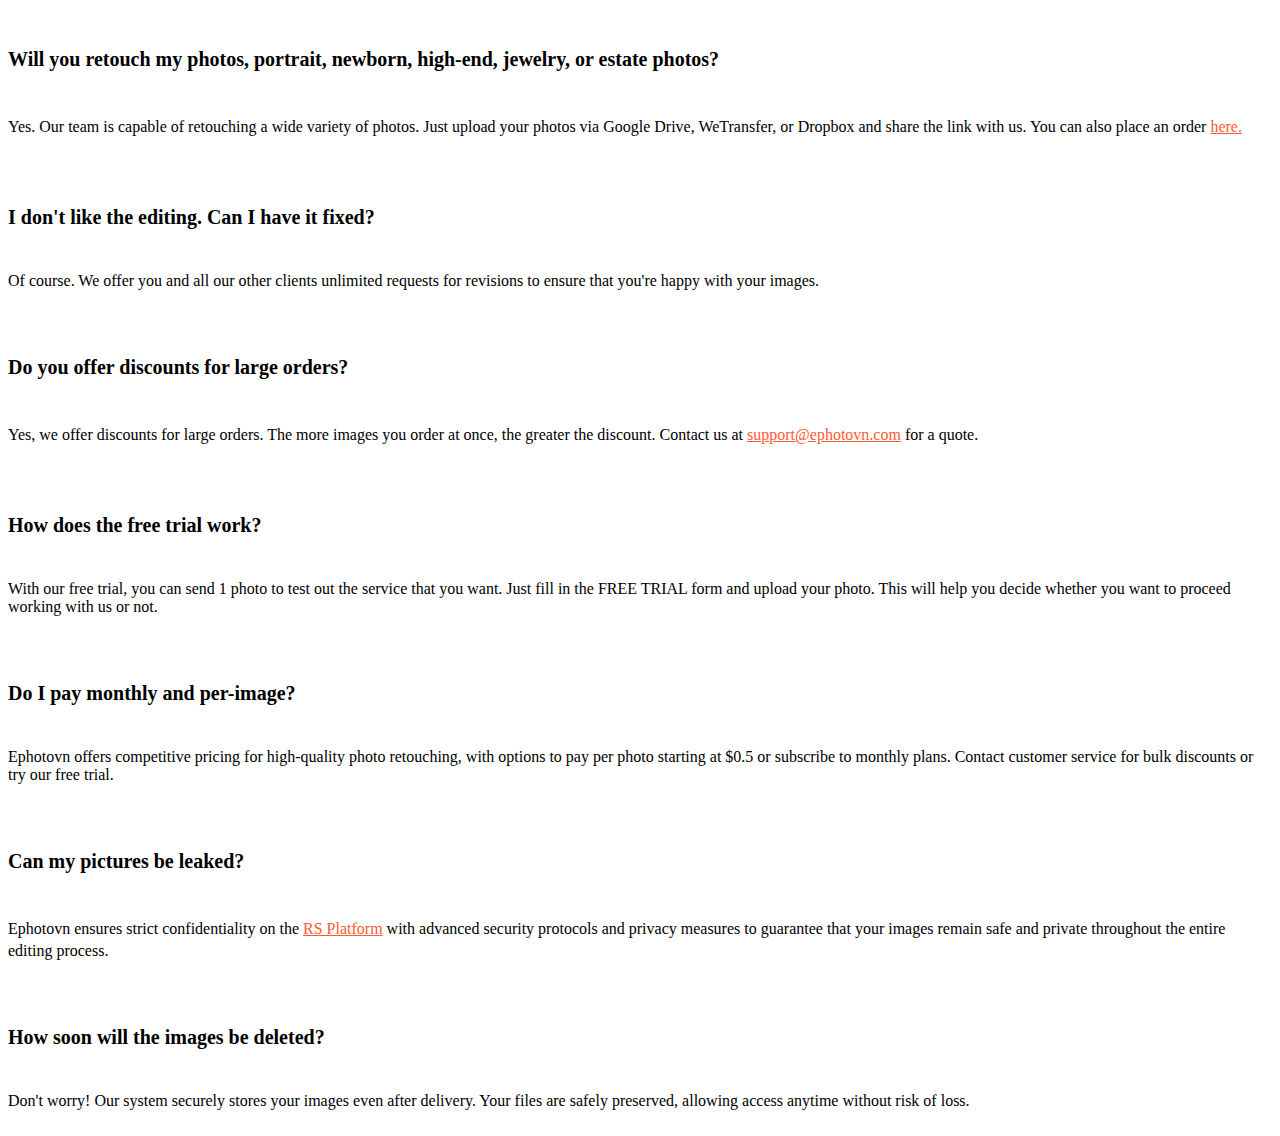
<file: test.html>
<!DOCTYPE html>
<html lang="en">
    <head>
        <meta charset="UTF-8" />
        <meta name="viewport" content="width=device-width, initial-scale=1.0" />
        <title>Document</title>
        <style>
            .question-item_title {
                /* background: url(../images/add.svg) no-repeat right; */
                background-position-y: 0;
            }

            .question-box .d-block {
                /* background: url(../images/minus.svg) no-repeat right; */
                background-position-y: 0;
            }

            .question-box a {
                font-size: 16px;
                font-style: normal;
                font-weight: 400;
                line-height: 26px;
                margin-bottom: 24px;
                color: #ff5b33;
            }

            .question-box a:hover {
                text-decoration: none;
            }

            .question-item_title {
                display: flex !important;
                gap: 120px;
                margin-top: 24px;
                cursor: pointer;
            }

            .question-box_border {
                /* background-image: url(../images/home/line.svg); */
                background-repeat: repeat;
                height: 2px;
            }

            .question-item_title h3 {
                font-size: 20px;
                font-style: normal;
                font-weight: 700;
                line-height: 30px;
                margin-bottom: 24px;
                flex: 1 0 0;
                max-width: 789px;
            }

            .question-item_title a {
                font-size: 15px;
                font-style: normal;
                font-weight: 500;
                line-height: 23px;
                text-decoration-line: underline;
            }

            .question-item_title a:hover {
                color: #868686;
            }
        </style>
    </head>
    <body>
        <div class="row-right">
            <div class="question-box">
                <div class="question-item_title d-block">
                    <h3>Will you retouch my photos, portrait, newborn, high-end, jewelry, or estate photos?</h3>
                </div>
                <div class="question-box_content" style="display: block">
                    <p>
                        Yes. Our team is capable of retouching a wide variety of photos. Just upload your photos via Google Drive, WeTransfer, or Dropbox and share the
                        link with us. You can also place an order
                        <a href="/upload-images/">here.</a>
                    </p>
                </div>
                <div class="question-box_border"></div>
            </div>
            <div class="question-box">
                <div class="question-item_title">
                    <h3>I don't like the editing. Can I have it fixed?</h3>
                </div>
                <div class="question-box_content">
                    <p>Of course. We offer you and all our other clients unlimited requests for revisions to ensure that you're happy with your images.</p>
                </div>
                <div class="question-box_border"></div>
            </div>
            <div class="question-box">
                <div class="question-item_title">
                    <h3>Do you offer discounts for large orders?</h3>
                </div>
                <div class="question-box_content">
                    <p>
                        Yes, we offer discounts for large orders. The more images you order at once, the greater the discount. Contact us at
                        <a href="mailto:support@ephotovn.com">support@ephotovn.com</a> for a quote.
                    </p>
                </div>
                <div class="question-box_border"></div>
            </div>
            <div class="question-box">
                <div class="question-item_title">
                    <h3>How does the free trial work?</h3>
                </div>
                <div class="question-box_content">
                    <p>
                        With our free trial, you can send 1 photo to test out the service that you want. Just fill in the FREE TRIAL form and upload your photo. This will
                        help you decide whether you want to proceed working with us or not.
                    </p>
                </div>
                <div class="question-box_border"></div>
            </div>
            <div class="question-box">
                <div class="question-item_title">
                    <h3>Do I pay monthly and per-image?</h3>
                </div>
                <div class="question-box_content">
                    <p>
                        Ephotovn offers competitive pricing for high-quality photo retouching, with options to pay per photo starting at $0.5 or subscribe to monthly
                        plans. Contact customer service for bulk discounts or try our free trial.
                    </p>
                </div>
                <div class="question-box_border"></div>
            </div>
            <div class="question-box">
                <div class="question-item_title">
                    <h3>Can my pictures be leaked?</h3>
                </div>
                <div class="question-box_content">
                    <p>
                        Ephotovn ensures strict confidentiality on the <a href="/rs-platform/">RS Platform</a> with advanced security protocols and privacy measures to
                        guarantee that your images remain safe and private throughout the entire editing process.
                    </p>
                </div>
                <div class="question-box_border"></div>
            </div>
            <div class="question-box">
                <div class="question-item_title">
                    <h3>How soon will the images be deleted?</h3>
                </div>
                <div class="question-box_content">
                    <p>
                        Don't worry! Our system securely stores your images even after delivery. Your files are safely preserved, allowing access anytime without risk of
                        loss.
                    </p>
                </div>
                <div class="question-box_border"></div>
            </div>
        </div>
        <script src="https://code.jquery.com/jquery-3.6.0.min.js"></script>
        <script>
            $('.question-item_title ,.question-item_question').click(function () {
                var viewMore = $(this).find('.view-more');
                var viewLess = $(this).find('.view-less');

                if (viewMore.is(':visible')) {
                    viewMore.hide();
                    viewLess.show();
                } else if (viewLess.is(':visible')) {
                    viewLess.hide();
                    viewMore.show();
                }
                $('.question-item_title,.question-item_question').not(this).find('.view-less').hide();
                $('.question-item_title,.question-item_question').not(this).find('.view-more').show();
                $(this).toggleClass('d-block');
                $(this).next().slideToggle();
                $('.question-item_title ,.question-item_question ').not(this).removeClass('d-block');
                $('.question-box_content,.question-item_content').not($(this).next()).slideUp();
            });
        </script>
    </body>
</html>
</file>
<file: css/style.css>
:root {
    --accent-4: #000;
    --white: #fff;
    --white-80: rgba(255, 255, 255, 0.8);
    --black: #000;
    --bg-1: #fafbf9;
    --bg-2: #ebe8e0;
    --neutral-1: #141414;
    --neutral-2: #1f1f1f;
    --neutral-3: #858585;
    --neutral-4: #b3b3b3;
    --spacing-4xs: 4px;
    --spacing-3xs: 8px;
    --spacing-2xs: 12px;
    --spacing-xs: 16px;
    --spacing-s: 24px;
    --spacing-m: 32px;
    --spacing-l: 48px;
    --spacing-xl: 64px;
    --spacing-2xl: 80px;
    --spacing-3xl: 96px;
    --spacing-4xl: 160px;
    --spacing-5xl: 208px;
    --corner-radius-3xs: 0px;
    --corner-radius-2xs: 4px;
    --corner-radius-xs: 8px;
    --corner-radius-s: 12px;
    --corner-radius-xl: 48px;
    --size-xs: 16px;
    --size-default: 1rem;
    --border-2: #b2b2b2;
    --border-3: #dbdbdb;
}
* {
    margin: 0;
    padding: 0;
    font-family: inherit;
    font-size: inherit;
    font-weight: inherit;
    box-sizing: border-box;
}

/* import font */

@font-face {
    font-family: 'Nephilm';
    src: url('../fonts/Nephilm.otf') format('opentype');
}

@font-face {
    font-family: 'General Sans Variable';
    src: url('../fonts/GeneralSans-Variable.ttf') format('truetype');
    font-weight: 400 900;
}

/* default */
body {
    font-size: var(--size-xs);
    font-family: 'General Sans Variable', sans-serif;
    font-optical-sizing: auto;
    font-weight: 400;
    font-style: normal;
    font-variation-settings: 'wdth' 100;
    line-height: 24px;
    color: var(--neutral-1);
    background: white;
    font-feature-settings: 'ss03' on, 'ss05' on, 'ss07' on, 'ss08' on, 'ss09' on;
}

section {
    max-width: 1920px;
    margin: auto;
}

button {
    font-weight: 500;
    cursor: pointer;
    background: transparent;
    border: none;
    line-height: 24px !important;
    &:hover {
        opacity: 0.8;
    }
}

pre {
    color: var(--neutral-1);
    line-height: 28px;
}

a {
    text-decoration: none;
    color: var(--neutral-1);
    display: inline;
}

.h-100 {
    height: 100%;
}

/* base */

.d-flex {
    display: flex;
}

.flex-wrap {
    flex-wrap: wrap;
}

.flex-column {
    flex-direction: column;
}

.flex-align-center {
    align-items: center;
}

.flex-justify-between {
    justify-content: space-between;
}

.flex-justify-center {
    justify-content: center;
}

.flex-end {
    justify-content: flex-end;
}

.flex-1 {
    flex: 1;
}

/* gap */

.gap-3xs {
    gap: var(--spacing-3xs);
}

.gap-2xs {
    gap: var(--spacing-2xs);
}

.gap-xs {
    gap: var(--spacing-xs);
}

.gap-s {
    gap: var(--spacing-s);
}

.gap-m {
    gap: var(--spacing-m);
}
.gap-xl {
    gap: var(--spacing-xl);
}

.gap-3xl {
    gap: var(--spacing-3xl);
}

/* border */

.border-none {
    border: none;
}

.border {
    border: 1px solid var(--border-2);
}

.border-top {
    border-top: 1px solid var(--border-3);
}

.border-bottom {
    border-bottom: 1px solid var(--border-3);
}

/* border-radius */

.br-xl {
    border-radius: var(--corner-radius-xl);
}

/* background  */

.bg-accent-4 {
    background-color: var(--accent-4);
}

.bg-2 {
    background-color: var(--bg-2);
}

/* color */

.color-white {
    color: var(--white);
}

.color-black {
    color: var(--black);
}

.color-neutral-1 {
    color: var(--neutral-1);
}

.color-neutral-3 {
    color: var(--neutral-3);
}
.z-1 {
    z-index: 1;
}
.z-3 {
    z-index: 3;
}

/* padding  */
.p-s {
    padding: var(--spacing-s);
}

.pt-s {
    padding-top: var(--spacing-s);
}
.pt-m {
    padding-top: var(--spacing-m);
}

.pb-xs {
    padding-bottom: var(--spacing-xs);
}
.pb-2xl {
    padding-bottom: var(--spacing-2xl);
}

.pl-3xs {
    padding-left: var(--spacing-3xs);
}

.pl-m {
    padding-left: var(--spacing-m);
}

.p-l {
    padding: var(--spacing-l);
}

.pv-2xs {
    padding-top: var(--spacing-2xs);
    padding-bottom: var(--spacing-2xs);
}

.pv-s {
    padding-top: var(--spacing-s);
    padding-bottom: var(--spacing-s);
}

.ph-s {
    padding-left: var(--spacing-s);
    padding-right: var(--spacing-s);
}

.ph-m {
    padding-left: var(--spacing-s);
    padding-right: var(--spacing-s);
}

.pv-xs {
    padding-top: var(--spacing-xs);
    padding-bottom: var(--spacing-xs);
}

.pv-m {
    padding-top: var(--spacing-m);
    padding-bottom: var(--spacing-m);
}

.pv-l {
    padding-top: var(--spacing-l);
    padding-bottom: var(--spacing-l);
}

/* position */
.po-ab {
    position: absolute;
}

.po-re {
    position: relative;
}

/* Text */
.text-display {
    font-family: 'DM Serif Display';
}

.text-center {
    text-align: center;
}

.text--nephilm {
    font-family: 'Nephilm';
}

.text-underline {
    text-decoration: underline;
}

.text-neutral-1 {
    color: var(--neutral-1);
}

.text-neutral-3 {
    color: var(--neutral-3);
}

.text-neutral-4 {
    color: var(--neutral-4);
}

.text--typography {
    font-family: 'Nephilm';
    font-size: 62px;
    line-height: 80px;
}

.fw-500 {
    font-weight: 500;
}
.fw-600 {
    font-weight: 600;
}

.fs-20 {
    font-size: 20px;
    line-height: 32px;
}

.fs-25 {
    font-size: 25px;
    line-height: 40px;
}

.fs-39 {
    font-size: 39px;
    line-height: 56px;
}

.fs-49 {
    font-size: 49px;
    line-height: 64px;
}
.fs-62 {
    font-size: 62px;
    line-height: 80px;
}

.fs-88 {
    font-size: 88px;
    line-height: 104px;
}

.mw-xl {
    min-width: 64px;
}

.pointer {
    cursor: pointer;
}

.ml-3xs {
    margin-left: var(--spacing-3xs);
}

.ml-2xs {
    margin-left: var(--spacing-2xs);
}

.ml-xs {
    margin-left: var(--spacing-xs);
}

.mb-2xs {
    margin-bottom: var(--spacing-2xs);
}

.mb-xs {
    margin-bottom: var(--spacing-xs);
}
.mb-l {
    margin-bottom: var(--spacing-l);
}

.mb-xl {
    margin-bottom: var(--spacing-xl);
}

.mb-s {
    margin-bottom: var(--spacing-s);
}

.mt-3xs {
    margin-top: var(--spacing-3xs);
}

.mt-4xs {
    margin-top: var(--spacing-4xs);
}

.mt-m {
    margin-top: var(--spacing-m);
}

.mt-xs {
    margin-top: var(--spacing-xs);
}
.mt-s {
    margin-top: var(--spacing-s);
}

.mt-2xs {
    margin-top: var(--spacing-2xs);
}

.mt-l {
    margin-top: var(--spacing-l);
}

.mt-xl {
    margin-top: var(--spacing-xl);
}

.mt-4xl {
    margin-top: var(--spacing-4xl);
}

.mb-2xl {
    margin-bottom: var(--spacing-2xl);
}

.mv-l {
    margin-top: var(--spacing-l);
    margin-bottom: var(--spacing-l);
}

.mh-s {
    margin-left: var(--spacing-s);
    margin-right: var(--spacing-s);
}

.pb-s {
    padding-bottom: var(--spacing-s);
}

.button-light {
    color: var(--neutral-1);
    padding: var(--spacing-2xs) var(--spacing-s);
    border-radius: var(--corner-radius-xl);
    border: 1px solid var(--border-2);
    font-weight: 500;
}

.button-white {
    color: var(--neutral-1);
    padding: var(--spacing-2xs) var(--spacing-s);
    border-radius: var(--corner-radius-xl);
    font-weight: 500;
    background: var(--white);
}

.button-dark {
    padding: var(--spacing-2xs) var(--spacing-s);
    border-radius: var(--corner-radius-xl);
    color: var(--white);
    background-color: var(--accent-4);
    font-weight: 500;
}

section {
    background-color: var(--white);
    padding-left: var(--spacing-s);
    padding-right: var(--spacing-s);
}

header {
    align-items: center;
    background: rgba(255, 255, 255, 0.8);
    backdrop-filter: blur(40px);
    padding-left: var(--spacing-s);
    padding-right: var(--spacing-s);
    top: 0;
    width: 100%;
    z-index: 2;
    position: fixed;
    height: 72px;
    transition: all 0.15s ease-in-out;
}

.menu-dropdown:hover .menu-dropdown-body {
    display: block;
}

.menu-dropdown:hover .menu-item:after {
    width: 100%;
}

.menu-dropdown-body {
    display: none;
    position: absolute;
}

.menu-dropdown-content {
    width: 400px;
    margin-top: 20px;
    padding: var(--spacing-3xs);
    background: var(--white);
    box-shadow: 8px 24px 48px -12px rgba(0, 0, 0, 0.08);
    border-radius: var(--corner-radius-s);
    position: relative;
    transform: translateX(calc(-50% + 45px));
}
.menu-dropdown-item {
    display: flex;
    align-items: center;
    justify-content: space-between;
    gap: 8px;
    padding: var(--spacing-xs);
    cursor: pointer;
}

.menu-dropdown-item:hover {
    box-shadow: 8px 24px 48px -12px rgba(0, 0, 0, 0.08);
}

.menu-item {
    position: relative;
    width: fit-content;
}

.menu-item::after {
    content: '';
    position: absolute;
    background-color: var(--neutral-1);
    height: 1px;
    width: 0;
    left: 0;
    bottom: -0px;
    transition: all 0.15s ease-in-out;
}

.menu-item:hover {
    color: var(--neutral-1);
}

.menu-item:hover::after {
    width: 100%;
}

.menu-collapse-title {
    font-size: 25px;
    list-style: 40px;
    font-family: 'Nephilm';
    display: flex;
    align-items: center;
    gap: var(--spacing-3xs);
}

.menu-collapse-body {
    margin-top: var(--spacing-2xs);
}

.menu-collapse-item {
    display: flex;
    align-items: center;
    justify-content: space-between;
    padding: var(--spacing-xs) 0;
    gap: 8px;
}

.menu-mobile {
    display: none;
}
.menu-toggle {
    display: none;
}

.header-scroll-down {
    height: 0;
    overflow: hidden;
}

.button-mobile {
    position: absolute;
    top: 0;
    width: 100%;
    background: white;
    display: none;
    max-height: 100vh;
    overflow: auto;
}

.button-mobile > div:first-child {
    height: 72px;
}

.niceshoots {
    display: grid;
    grid-template-columns: repeat(12, 1fr); /* Tạo 12 cột với kích thước bằng nhau */
    gap: 24px; /* Khoảng cách giữa các cột */
}

.niceshoots__aside {
    grid-column: span 4;
}

.niceshoots__content {
    grid-column: span 8;
}

.row-1 {
    grid-column: span 1;
}
.row-3 {
    grid-column: span 3;
}

.row-4 {
    grid-column: span 4;
}
.row-5 {
    grid-column: span 5;
}

.row-6 {
    grid-column: span 6;
}

.row-8 {
    grid-column: span 8;
}

/* Css by class name */

.mobile-block {
    display: none;
}

header .niceshoots__aside {
    grid-column: span 4;
}

header .niceshoots__content {
    grid-column: span 8;
}

header .pre-contact {
    background: #dbdbdb;
    height: 24px;
    width: 2px;
}

footer {
    background: var(--bg-1);
    padding-left: var(--spacing-s);
    padding-bottom: var(--spacing-s);
    padding-right: var(--spacing-s);
    padding-top: 96px;
    color: var(--neutral-1);
    display: flex;
    flex-direction: column;
    gap: 128px;
    position: relative;
    overflow: hidden;
    z-index: 1;
}

.footer-niceshoots {
    display: grid;
    grid-template-columns: repeat(12, 1fr);
    gap: var(--spacing-s);
    z-index: 2;
}

.footer-logo-section,
.footer-copyright,
.footer-links {
    grid-column: span 4;
}

.footer-link {
    color: var(--neutral-3);
}

.footer-info-section {
    grid-column: span 8;
    display: grid;
    grid-template-columns: repeat(12, 1fr);
    gap: 24px;
}

.footer-support,
.footer-social {
    grid-column: span 6;
}

footer a {
    color: var(--neutral-1);
}

.footer-email,
.footer-social-link {
    font-size: 25px;
    line-height: 40px;
}

.footer-tagline {
    color: var(--neutral-3);
}

.niceshoots--item {
    grid-column: 3 / span 8;
    overflow: hidden;
}

ul > li {
    margin-left: 24px;
    list-style-type: square;
}
ul > li::marker {
    font-size: 12px;
}

ol > li {
    margin-left: 21px;
}

.privacy-term-header {
    margin-top: 72px;
    padding-top: 88px;
    padding-left: 24px;
    padding-right: 24px;
    display: grid;
    grid-template-columns: repeat(12, 1fr);
    overflow: hidden;
    position: relative;
    gap: 24px;
}

.privacy-term-header .niceshoots--item {
    margin-bottom: 32px;
}

.privacy-term-header {
    margin-bottom: 48px;
}

.privacy-term-content {
    padding-bottom: var(--spacing-5xl);
}

.privacy-term-svg {
    position: absolute;
    bottom: -180px;
    filter: blur(120px);
    opacity: 0.5;
}

.privacy-term-svg-1 {
    left: -95px;
}

.privacy-term-svg-2 {
    right: 95px;
}

@media screen and (max-width: 1439px) {
    .text--typography {
        font-size: 49px;
        line-height: 64px;
    }
    .niceshoots__aside {
        grid-column: span 12;
    }
    .niceshoots__content {
        grid-column: span 12;
    }

    .footer-info-section {
        gap: 48px;
    }

    .footer-support,
    .footer-social {
        grid-column: span 12;
    }
}

@media screen and (max-width: 1023px) {
    header .niceshoots__content {
        justify-content: end;
    }

    .menu-mobile {
        display: block;
    }

    #menu:checked ~ .button-mobile {
        z-index: 3;
        padding: var(--spacing-s);
        padding-top: 18px;
        display: block;
        left: -0;
        position: fixed;
    }

    #menu:checked ~ .bg-mobile {
        display: block;
        background: #000;
        opacity: 0.6;
        z-index: 2;
        width: 100vw;
        height: 100vh;
        left: 0;
        position: fixed;
        top: 0;
    }

    .menu-toggle {
        height: 24px;
        display: block;
        cursor: pointer; /* Thêm hiệu ứng con trỏ cho label */
    }

    .menu-list .menu-item {
        font-size: 25px;
        line-height: 40px;
        font-family: 'Nephilm';
    }

    .tablet-none {
        display: none;
    }

    .niceshoots--item {
        grid-column: 2 / span 10;
        overflow: hidden;
    }

    footer {
        gap: 160px;
    }

    .footer-niceshoots {
        gap: 104px;
    }

    .footer-niceshoots:last-child {
        gap: 24px;
    }

    .footer-logo-section,
    .footer-info-section {
        grid-column: span 12;
    }

    .footer-copyright,
    .footer-links {
        grid-column: span 12;
    }

    .footer-links {
        order: -1;
    }

    .privacy-term-header .fs-49 {
        font-size: 31px;
        line-height: 48px;
    }

    .privacy-term-content {
        padding-bottom: var(--spacing-4xl);
    }
}

@media screen and (max-width: 767px) {
    header {
        height: 60px;
    }
    header button {
        padding: var(--spacing-3xs) var(--spacing-xs) !important;
        font-size: 14px;
        line-height: 20px !important;
    }

    .sign-button,
    .login-button {
        font-size: 16px;
        line-height: 24px !important;
        padding: var(--spacing-2xs) var(--spacing-s) !important;
    }

    #menu:checked ~ .button-mobile {
        padding-top: 12px;
    }

    .menu-mobile {
        margin-left: 0;
    }

    .button-mobile > div:first-child {
        height: 60px;
    }

    .text--typography {
        font-size: 31px;
        line-height: 48px;
    }

    .text--aside {
        font-size: 14px;
        line-height: 20px;
    }

    .mobile-block {
        display: block;
    }

    .mobile-none {
        display: none;
    }

    .header-action-sign {
        display: none;
    }

    .niceshoots {
        gap: var(--spacing-2xs);
    }

    footer {
        flex-direction: column;
        gap: 112px;
    }

    .footer-email,
    .footer-social-link {
        font-size: 20px;
        line-height: 32px;
    }

    .niceshoots--item {
        grid-column: 1 / span 12;
        overflow: hidden;
    }

    .footer-info-section,
    .footer-logo-section {
        max-width: calc(100vw - 48px);
    }

    .privacy-term-header {
        margin-bottom: 32px;
    }
}

.noise {
    background-image: url('/images/noise.png');
    background-repeat: repeat;
    position: absolute;
    width: 100%;
    height: 100%;
    z-index: 1;
    mix-blend-mode: soft-light;
    max-width: 100vw;
    top: 0;
    left: 0;
}
</file>
